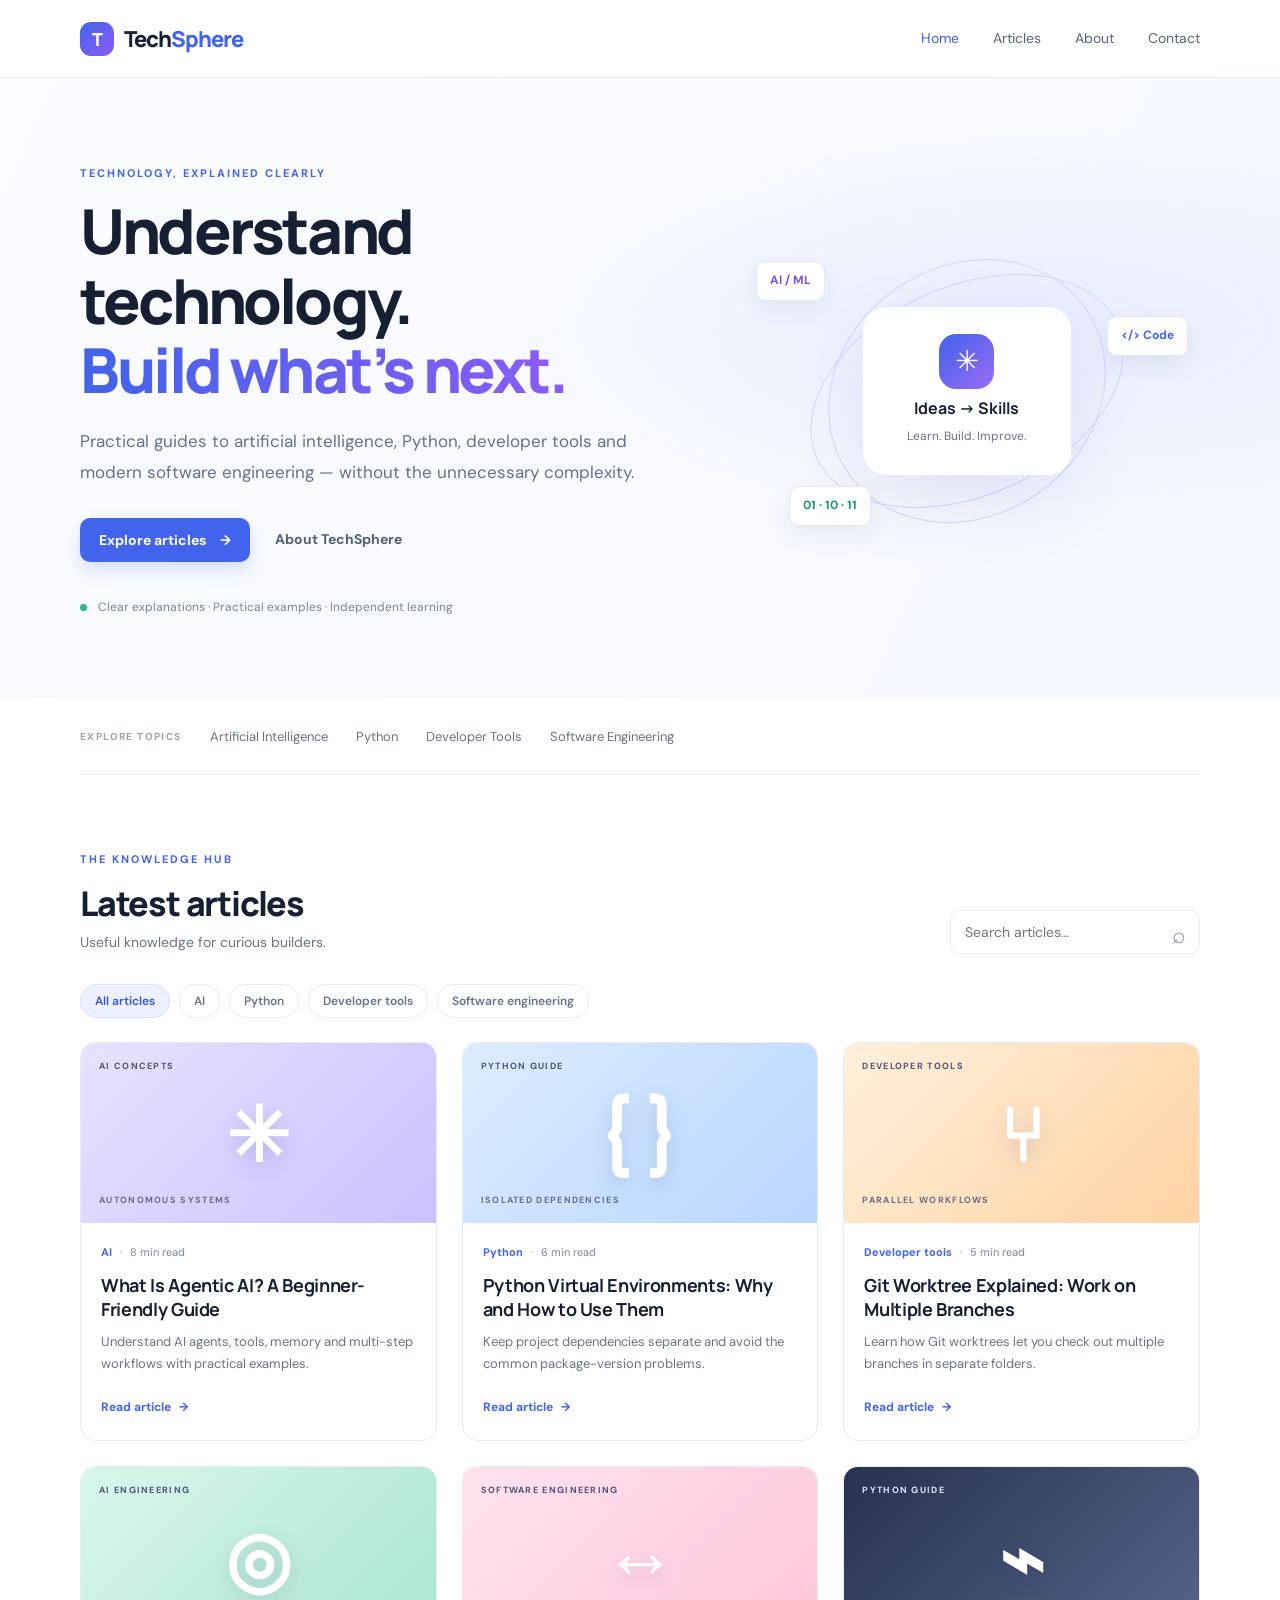
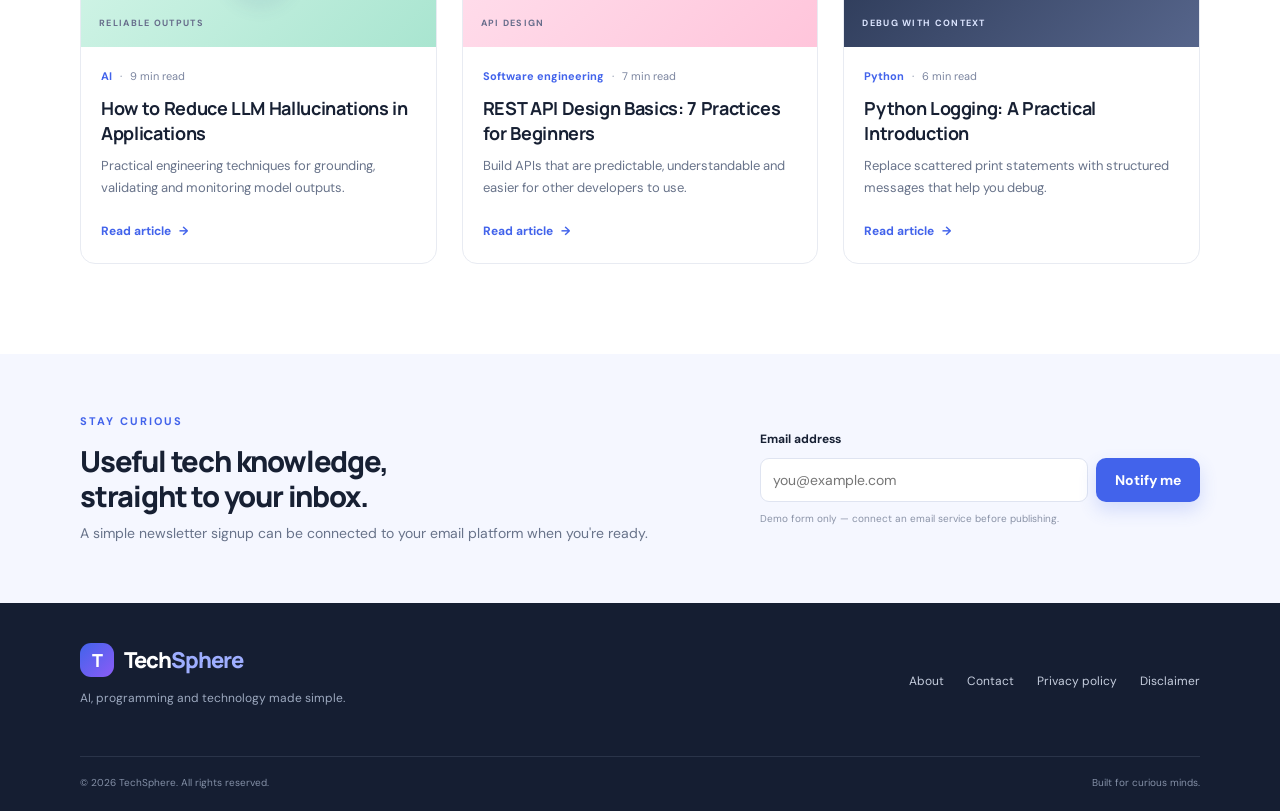
<file: techsphere/index.html>
<!doctype html>
<html lang="en">
<head>
  <meta charset="utf-8">
  <meta name="viewport" content="width=device-width, initial-scale=1">
  <title>TechSphere — AI, Programming & Technology Made Simple</title>
  <meta name="description" content="Practical guides to AI, Python, developer tools and software engineering. Learn technology with clear tutorials and useful examples.">
  <link rel="canonical" href="https://YOUR-DOMAIN.com/">
  <meta name="robots" content="index,follow">
  <meta property="og:type" content="website">
  <meta property="og:title" content="TechSphere — AI, Programming & Technology Made Simple">
  <meta property="og:description" content="Practical technology tutorials, AI explainers and developer guides.">
  <meta property="og:url" content="https://YOUR-DOMAIN.com/">
  <meta property="og:site_name" content="TechSphere">
  <link rel="icon" href="assets/favicon.svg" type="image/svg+xml">
  <link rel="stylesheet" href="styles.css">
  <script type="application/ld+json">
  {"@context":"https://schema.org","@type":"WebSite","name":"TechSphere","url":"https://YOUR-DOMAIN.com/","description":"AI, programming and technology made simple"}
  </script>
</head>
<body>
<header class="site-header">
  <div class="container header-inner">
    <a class="brand" href="index.html"><span class="brand-mark">T</span><span>Tech<span class="brand-accent">Sphere</span></span></a>
    <button class="menu-toggle" aria-label="Toggle navigation" aria-expanded="false">☰</button>
    <nav class="main-nav" aria-label="Main navigation">
      <a class="active" href="index.html">Home</a>
      <a href="#latest">Articles</a>
      <a href="about.html">About</a>
      <a href="contact.html">Contact</a>
    </nav>
  </div>
</header>
<main>
  <section class="hero">
    <div class="container hero-grid">
      <div>
        <p class="eyebrow">TECHNOLOGY, EXPLAINED CLEARLY</p>
        <h1>Understand technology.<br><span class="gradient-text">Build what’s next.</span></h1>
        <p class="hero-copy">Practical guides to artificial intelligence, Python, developer tools and modern software engineering — without the unnecessary complexity.</p>
        <div class="hero-actions"><a class="button button-primary" href="#latest">Explore articles <span>→</span></a><a class="text-link" href="about.html">About TechSphere</a></div>
        <div class="hero-proof"><span class="proof-dot"></span> Clear explanations · Practical examples · Independent learning</div>
      </div>
      <div class="hero-art" aria-label="Abstract technology illustration">
        <div class="orbit orbit-one"></div><div class="orbit orbit-two"></div>
        <div class="core-card"><div class="core-icon">✳</div><strong>Ideas → Skills</strong><span>Learn. Build. Improve.</span></div>
        <span class="float-chip chip-ai">AI / ML</span><span class="float-chip chip-code">&lt;/&gt; Code</span><span class="float-chip chip-data">01 · 10 · 11</span>
      </div>
    </div>
  </section>
  <section class="container topic-strip" aria-label="Topics">
    <span>EXPLORE TOPICS</span><a href="#latest" data-filter="AI">Artificial Intelligence</a><a href="#latest" data-filter="Python">Python</a><a href="#latest" data-filter="Developer Tools">Developer Tools</a><a href="#latest" data-filter="Software Engineering">Software Engineering</a>
  </section>
  <section class="container content-section" id="latest">
    <div class="section-heading"><div><p class="eyebrow">THE KNOWLEDGE HUB</p><h2>Latest articles</h2><p class="muted">Useful knowledge for curious builders.</p></div><div class="search-wrap"><label class="sr-only" for="searchInput">Search articles</label><input id="searchInput" type="search" placeholder="Search articles…"><span>⌕</span></div></div>
    <div class="filter-row" id="filterRow"><button class="filter active" data-filter="All">All articles</button><button class="filter" data-filter="AI">AI</button><button class="filter" data-filter="Python">Python</button><button class="filter" data-filter="Developer Tools">Developer tools</button><button class="filter" data-filter="Software Engineering">Software engineering</button></div>
    <div class="article-grid" id="articleGrid">
      <article class="article-card" data-category="AI" data-search="what is agentic ai agents tools workflows beginner">
        <a class="card-visual visual-purple" href="articles/what-is-agentic-ai.html"><span class="visual-label">AI CONCEPTS</span><div class="visual-symbol">✳</div><span class="visual-caption">AUTONOMOUS SYSTEMS</span></a>
        <div class="card-body"><div class="card-meta"><span>AI</span><span>·</span><span>8 min read</span></div><h3><a href="articles/what-is-agentic-ai.html">What Is Agentic AI? A Beginner-Friendly Guide</a></h3><p>Understand AI agents, tools, memory and multi-step workflows with practical examples.</p><a class="read-link" href="articles/what-is-agentic-ai.html">Read article <span>→</span></a></div>
      </article>
      <article class="article-card" data-category="Python" data-search="python virtual environments venv beginner guide">
        <a class="card-visual visual-blue" href="articles/python-virtual-environments.html"><span class="visual-label">PYTHON GUIDE</span><div class="visual-symbol">{ }</div><span class="visual-caption">ISOLATED DEPENDENCIES</span></a>
        <div class="card-body"><div class="card-meta"><span>Python</span><span>·</span><span>6 min read</span></div><h3><a href="articles/python-virtual-environments.html">Python Virtual Environments: Why and How to Use Them</a></h3><p>Keep project dependencies separate and avoid the common package-version problems.</p><a class="read-link" href="articles/python-virtual-environments.html">Read article <span>→</span></a></div>
      </article>
      <article class="article-card" data-category="Developer Tools" data-search="git worktree branches parallel development">
        <a class="card-visual visual-orange" href="articles/git-worktree-explained.html"><span class="visual-label">DEVELOPER TOOLS</span><div class="visual-symbol">⑂</div><span class="visual-caption">PARALLEL WORKFLOWS</span></a>
        <div class="card-body"><div class="card-meta"><span>Developer tools</span><span>·</span><span>5 min read</span></div><h3><a href="articles/git-worktree-explained.html">Git Worktree Explained: Work on Multiple Branches</a></h3><p>Learn how Git worktrees let you check out multiple branches in separate folders.</p><a class="read-link" href="articles/git-worktree-explained.html">Read article <span>→</span></a></div>
      </article>
      <article class="article-card" data-category="AI" data-search="hallucination retrieval augmented generation evaluation grounding">
        <a class="card-visual visual-green" href="articles/reduce-llm-hallucinations.html"><span class="visual-label">AI ENGINEERING</span><div class="visual-symbol">◎</div><span class="visual-caption">RELIABLE OUTPUTS</span></a>
        <div class="card-body"><div class="card-meta"><span>AI</span><span>·</span><span>9 min read</span></div><h3><a href="articles/reduce-llm-hallucinations.html">How to Reduce LLM Hallucinations in Applications</a></h3><p>Practical engineering techniques for grounding, validating and monitoring model outputs.</p><a class="read-link" href="articles/reduce-llm-hallucinations.html">Read article <span>→</span></a></div>
      </article>
      <article class="article-card" data-category="Software Engineering" data-search="REST API design status codes pagination validation">
        <a class="card-visual visual-pink" href="articles/rest-api-design-basics.html"><span class="visual-label">SOFTWARE ENGINEERING</span><div class="visual-symbol">↔</div><span class="visual-caption">API DESIGN</span></a>
        <div class="card-body"><div class="card-meta"><span>Software engineering</span><span>·</span><span>7 min read</span></div><h3><a href="articles/rest-api-design-basics.html">REST API Design Basics: 7 Practices for Beginners</a></h3><p>Build APIs that are predictable, understandable and easier for other developers to use.</p><a class="read-link" href="articles/rest-api-design-basics.html">Read article <span>→</span></a></div>
      </article>
      <article class="article-card" data-category="Python" data-search="python logging debugging application">
        <a class="card-visual visual-dark" href="articles/python-logging-basics.html"><span class="visual-label">PYTHON GUIDE</span><div class="visual-symbol">⌁</div><span class="visual-caption">DEBUG WITH CONTEXT</span></a>
        <div class="card-body"><div class="card-meta"><span>Python</span><span>·</span><span>6 min read</span></div><h3><a href="articles/python-logging-basics.html">Python Logging: A Practical Introduction</a></h3><p>Replace scattered print statements with structured messages that help you debug.</p><a class="read-link" href="articles/python-logging-basics.html">Read article <span>→</span></a></div>
      </article>
    </div>
    <p class="empty-state" id="emptyState" hidden>No articles match your search. Try another keyword.</p>
  </section>
  <section class="newsletter-section"><div class="container newsletter-inner"><div><p class="eyebrow">STAY CURIOUS</p><h2>Useful tech knowledge,<br>straight to your inbox.</h2><p class="muted">A simple newsletter signup can be connected to your email platform when you're ready.</p></div><form class="newsletter-form" id="newsletterForm"><label for="emailInput">Email address</label><div class="newsletter-control"><input id="emailInput" type="email" placeholder="you@example.com" required><button class="button button-primary" type="submit">Notify me</button></div><small id="newsletterMessage">Demo form only — connect an email service before publishing.</small></form></div></section>
</main>
<footer class="site-footer"><div class="container footer-main"><div><a class="brand" href="index.html"><span class="brand-mark">T</span><span>Tech<span class="brand-accent">Sphere</span></span></a><p>AI, programming and technology made simple.</p></div><div class="footer-links"><a href="about.html">About</a><a href="contact.html">Contact</a><a href="privacy-policy.html">Privacy policy</a><a href="disclaimer.html">Disclaimer</a></div></div><div class="container footer-bottom"><span>© <span id="year"></span> TechSphere. All rights reserved.</span><span>Built for curious minds.</span></div></footer>
<script src="script.js"></script>
</body></html>
</file>
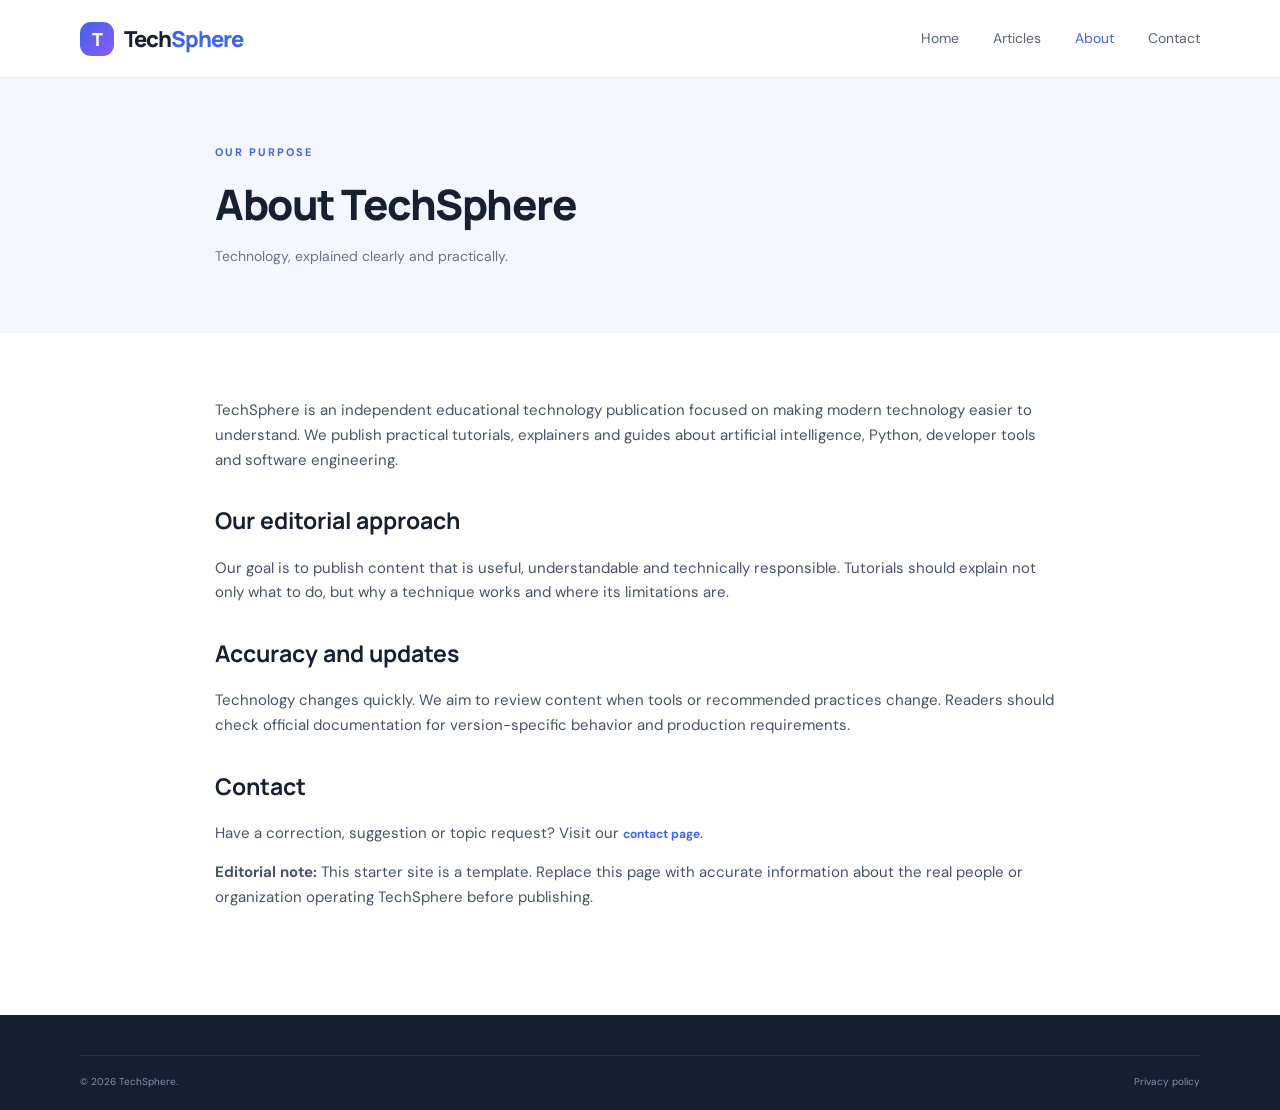
<file: techsphere/about.html>
<!doctype html><html lang="en"><head><meta charset="utf-8"><meta name="viewport" content="width=device-width,initial-scale=1"><title>About TechSphere</title><meta name="description" content="Learn about TechSphere, an independent educational blog about AI, programming and technology."><link rel="canonical" href="https://YOUR-DOMAIN.com/about.html"><link rel="stylesheet" href="styles.css"><link rel="icon" href="assets/favicon.svg"></head><body><header class="site-header"><div class="container header-inner"><a class="brand" href="index.html"><span class="brand-mark">T</span><span>Tech<span class="brand-accent">Sphere</span></span></a><button class="menu-toggle" aria-label="Toggle navigation">☰</button><nav class="main-nav"><a href="index.html">Home</a><a href="index.html#latest">Articles</a><a class="active" href="about.html">About</a><a href="contact.html">Contact</a></nav></div></header><main><section class="page-hero"><div class="container"><p class="eyebrow">OUR PURPOSE</p><h1>About TechSphere</h1><p class="muted">Technology, explained clearly and practically.</p></div></section><div class="container page-content"><p>TechSphere is an independent educational technology publication focused on making modern technology easier to understand. We publish practical tutorials, explainers and guides about artificial intelligence, Python, developer tools and software engineering.</p><h2>Our editorial approach</h2><p>Our goal is to publish content that is useful, understandable and technically responsible. Tutorials should explain not only what to do, but why a technique works and where its limitations are.</p><h2>Accuracy and updates</h2><p>Technology changes quickly. We aim to review content when tools or recommended practices change. Readers should check official documentation for version-specific behavior and production requirements.</p><h2>Contact</h2><p>Have a correction, suggestion or topic request? Visit our <a class="read-link" href="contact.html">contact page</a>.</p><p><strong>Editorial note:</strong> This starter site is a template. Replace this page with accurate information about the real people or organization operating TechSphere before publishing.</p></div></main><footer class="site-footer"><div class="container footer-bottom"><span>© <span id="year"></span> TechSphere.</span><a href="privacy-policy.html">Privacy policy</a></div></footer><script src="script.js"></script></body></html>
</file>
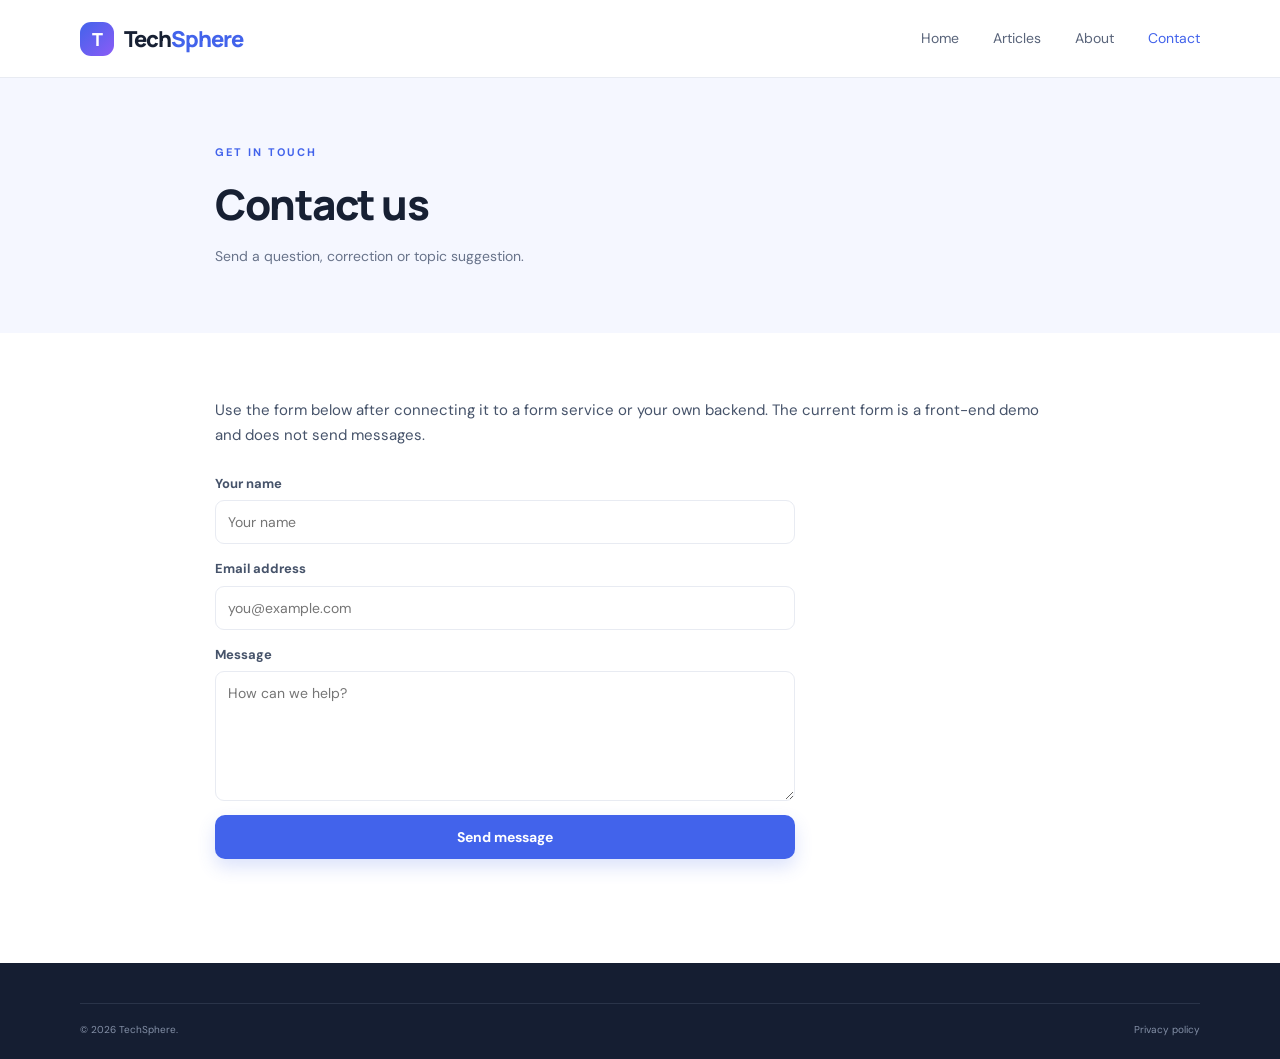
<file: techsphere/contact.html>
<!doctype html><html lang="en"><head><meta charset="utf-8"><meta name="viewport" content="width=device-width,initial-scale=1"><title>Contact TechSphere</title><meta name="description" content="Contact TechSphere with questions, corrections and article suggestions."><link rel="canonical" href="https://YOUR-DOMAIN.com/contact.html"><link rel="stylesheet" href="styles.css"><link rel="icon" href="assets/favicon.svg"></head><body><header class="site-header"><div class="container header-inner"><a class="brand" href="index.html"><span class="brand-mark">T</span><span>Tech<span class="brand-accent">Sphere</span></span></a><button class="menu-toggle" aria-label="Toggle navigation">☰</button><nav class="main-nav"><a href="index.html">Home</a><a href="index.html#latest">Articles</a><a href="about.html">About</a><a class="active" href="contact.html">Contact</a></nav></div></header><main><section class="page-hero"><div class="container"><p class="eyebrow">GET IN TOUCH</p><h1>Contact us</h1><p class="muted">Send a question, correction or topic suggestion.</p></div></section><div class="container page-content"><p>Use the form below after connecting it to a form service or your own backend. The current form is a front-end demo and does not send messages.</p><form class="contact-form" id="contactForm"><label>Your name<input required name="name" placeholder="Your name"></label><label>Email address<input required type="email" name="email" placeholder="you@example.com"></label><label>Message<textarea required name="message" placeholder="How can we help?"></textarea></label><button class="button button-primary" type="submit">Send message</button><p id="contactMessage" class="muted" aria-live="polite"></p></form></div></main><footer class="site-footer"><div class="container footer-bottom"><span>© <span id="year"></span> TechSphere.</span><a href="privacy-policy.html">Privacy policy</a></div></footer><script src="script.js"></script></body></html>
</file>
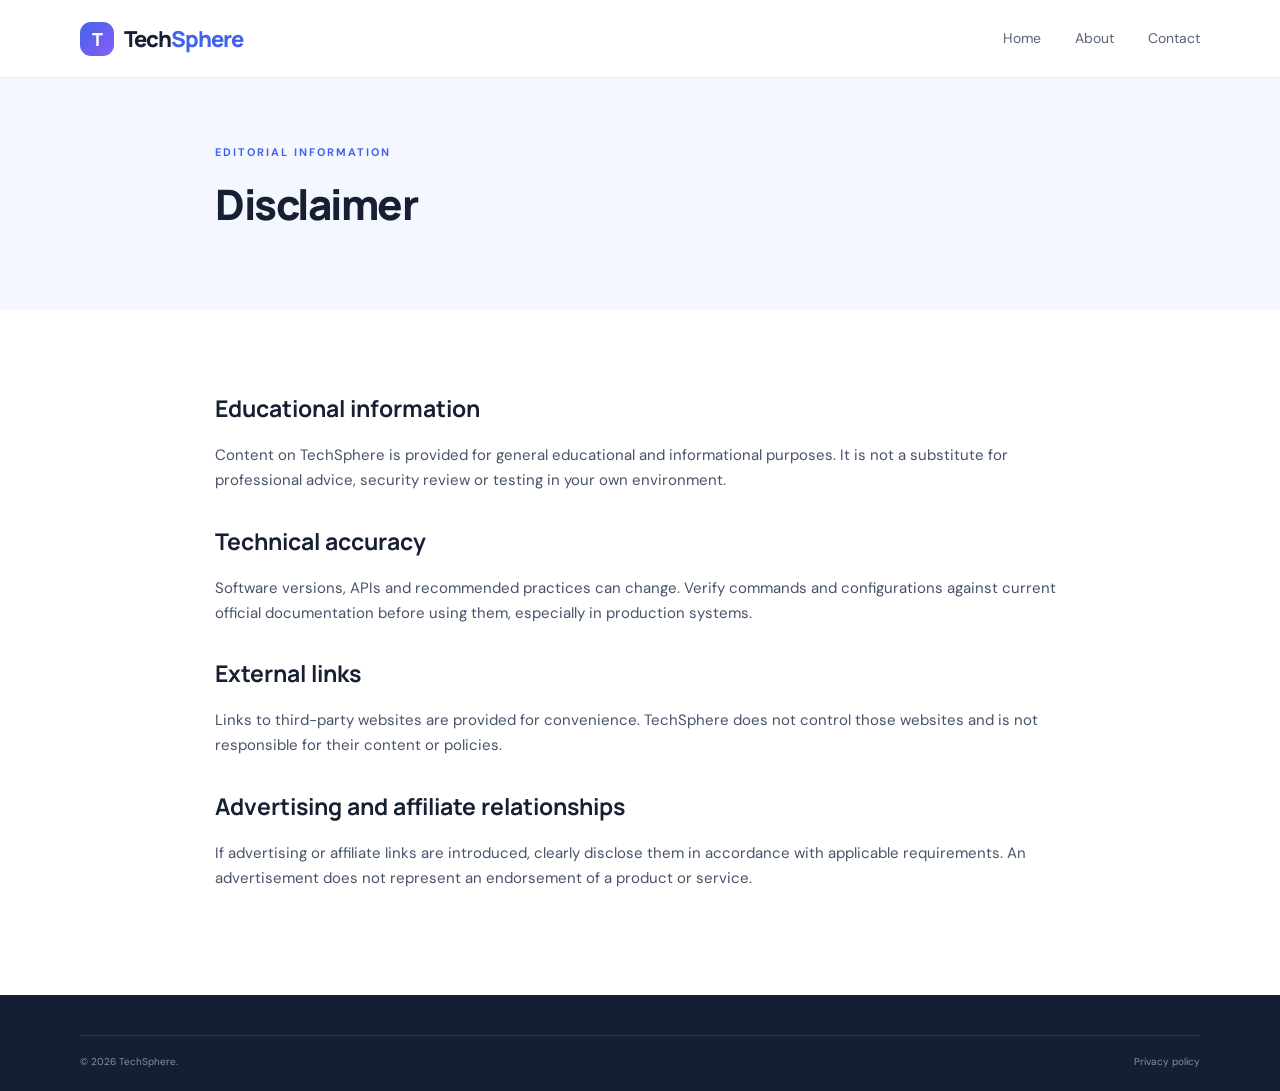
<file: techsphere/disclaimer.html>
<!doctype html><html lang="en"><head><meta charset="utf-8"><meta name="viewport" content="width=device-width,initial-scale=1"><title>Disclaimer | TechSphere</title><meta name="description" content="TechSphere editorial and educational content disclaimer."><link rel="canonical" href="https://YOUR-DOMAIN.com/disclaimer.html"><link rel="stylesheet" href="styles.css"></head><body><header class="site-header"><div class="container header-inner"><a class="brand" href="index.html"><span class="brand-mark">T</span><span>Tech<span class="brand-accent">Sphere</span></span></a><nav class="main-nav"><a href="index.html">Home</a><a href="about.html">About</a><a href="contact.html">Contact</a></nav></div></header><main><section class="page-hero"><div class="container"><p class="eyebrow">EDITORIAL INFORMATION</p><h1>Disclaimer</h1></div></section><div class="container page-content"><h2>Educational information</h2><p>Content on TechSphere is provided for general educational and informational purposes. It is not a substitute for professional advice, security review or testing in your own environment.</p><h2>Technical accuracy</h2><p>Software versions, APIs and recommended practices can change. Verify commands and configurations against current official documentation before using them, especially in production systems.</p><h2>External links</h2><p>Links to third-party websites are provided for convenience. TechSphere does not control those websites and is not responsible for their content or policies.</p><h2>Advertising and affiliate relationships</h2><p>If advertising or affiliate links are introduced, clearly disclose them in accordance with applicable requirements. An advertisement does not represent an endorsement of a product or service.</p></div></main><footer class="site-footer"><div class="container footer-bottom"><span>© <span id="year"></span> TechSphere.</span><a href="privacy-policy.html">Privacy policy</a></div></footer><script src="script.js"></script></body></html>
</file>
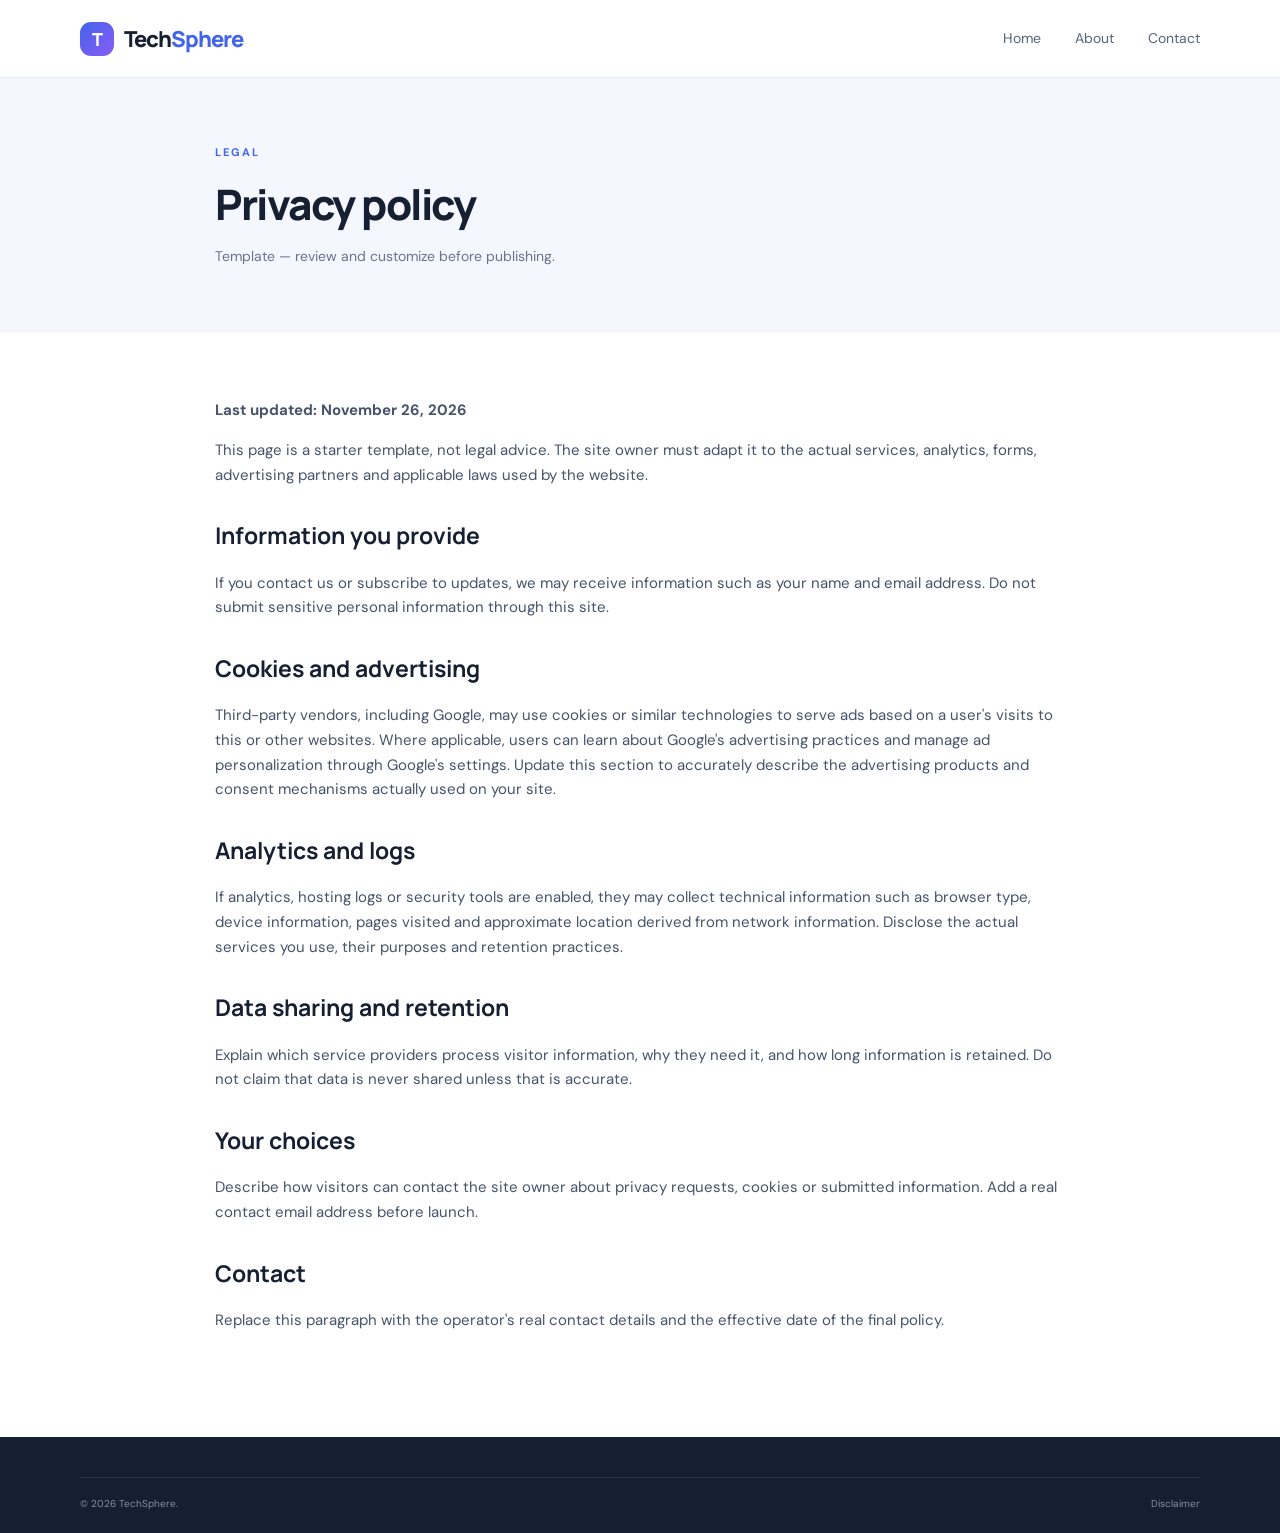
<file: techsphere/privacy-policy.html>
<!doctype html><html lang="en"><head><meta charset="utf-8"><meta name="viewport" content="width=device-width,initial-scale=1"><title>Privacy Policy | TechSphere</title><meta name="description" content="TechSphere privacy policy template."><link rel="canonical" href="https://YOUR-DOMAIN.com/privacy-policy.html"><link rel="stylesheet" href="styles.css"></head><body><header class="site-header"><div class="container header-inner"><a class="brand" href="index.html"><span class="brand-mark">T</span><span>Tech<span class="brand-accent">Sphere</span></span></a><nav class="main-nav"><a href="index.html">Home</a><a href="about.html">About</a><a href="contact.html">Contact</a></nav></div></header><main><section class="page-hero"><div class="container"><p class="eyebrow">LEGAL</p><h1>Privacy policy</h1><p class="muted">Template — review and customize before publishing.</p></div></section><div class="container page-content"><p><strong>Last updated: November 26, 2026</strong></p><p>This page is a starter template, not legal advice. The site owner must adapt it to the actual services, analytics, forms, advertising partners and applicable laws used by the website.</p><h2>Information you provide</h2><p>If you contact us or subscribe to updates, we may receive information such as your name and email address. Do not submit sensitive personal information through this site.</p><h2>Cookies and advertising</h2><p>Third-party vendors, including Google, may use cookies or similar technologies to serve ads based on a user's visits to this or other websites. Where applicable, users can learn about Google's advertising practices and manage ad personalization through Google's settings. Update this section to accurately describe the advertising products and consent mechanisms actually used on your site.</p><h2>Analytics and logs</h2><p>If analytics, hosting logs or security tools are enabled, they may collect technical information such as browser type, device information, pages visited and approximate location derived from network information. Disclose the actual services you use, their purposes and retention practices.</p><h2>Data sharing and retention</h2><p>Explain which service providers process visitor information, why they need it, and how long information is retained. Do not claim that data is never shared unless that is accurate.</p><h2>Your choices</h2><p>Describe how visitors can contact the site owner about privacy requests, cookies or submitted information. Add a real contact email address before launch.</p><h2>Contact</h2><p>Replace this paragraph with the operator's real contact details and the effective date of the final policy.</p></div></main><footer class="site-footer"><div class="container footer-bottom"><span>© <span id="year"></span> TechSphere.</span><a href="disclaimer.html">Disclaimer</a></div></footer><script src="script.js"></script></body></html>
</file>
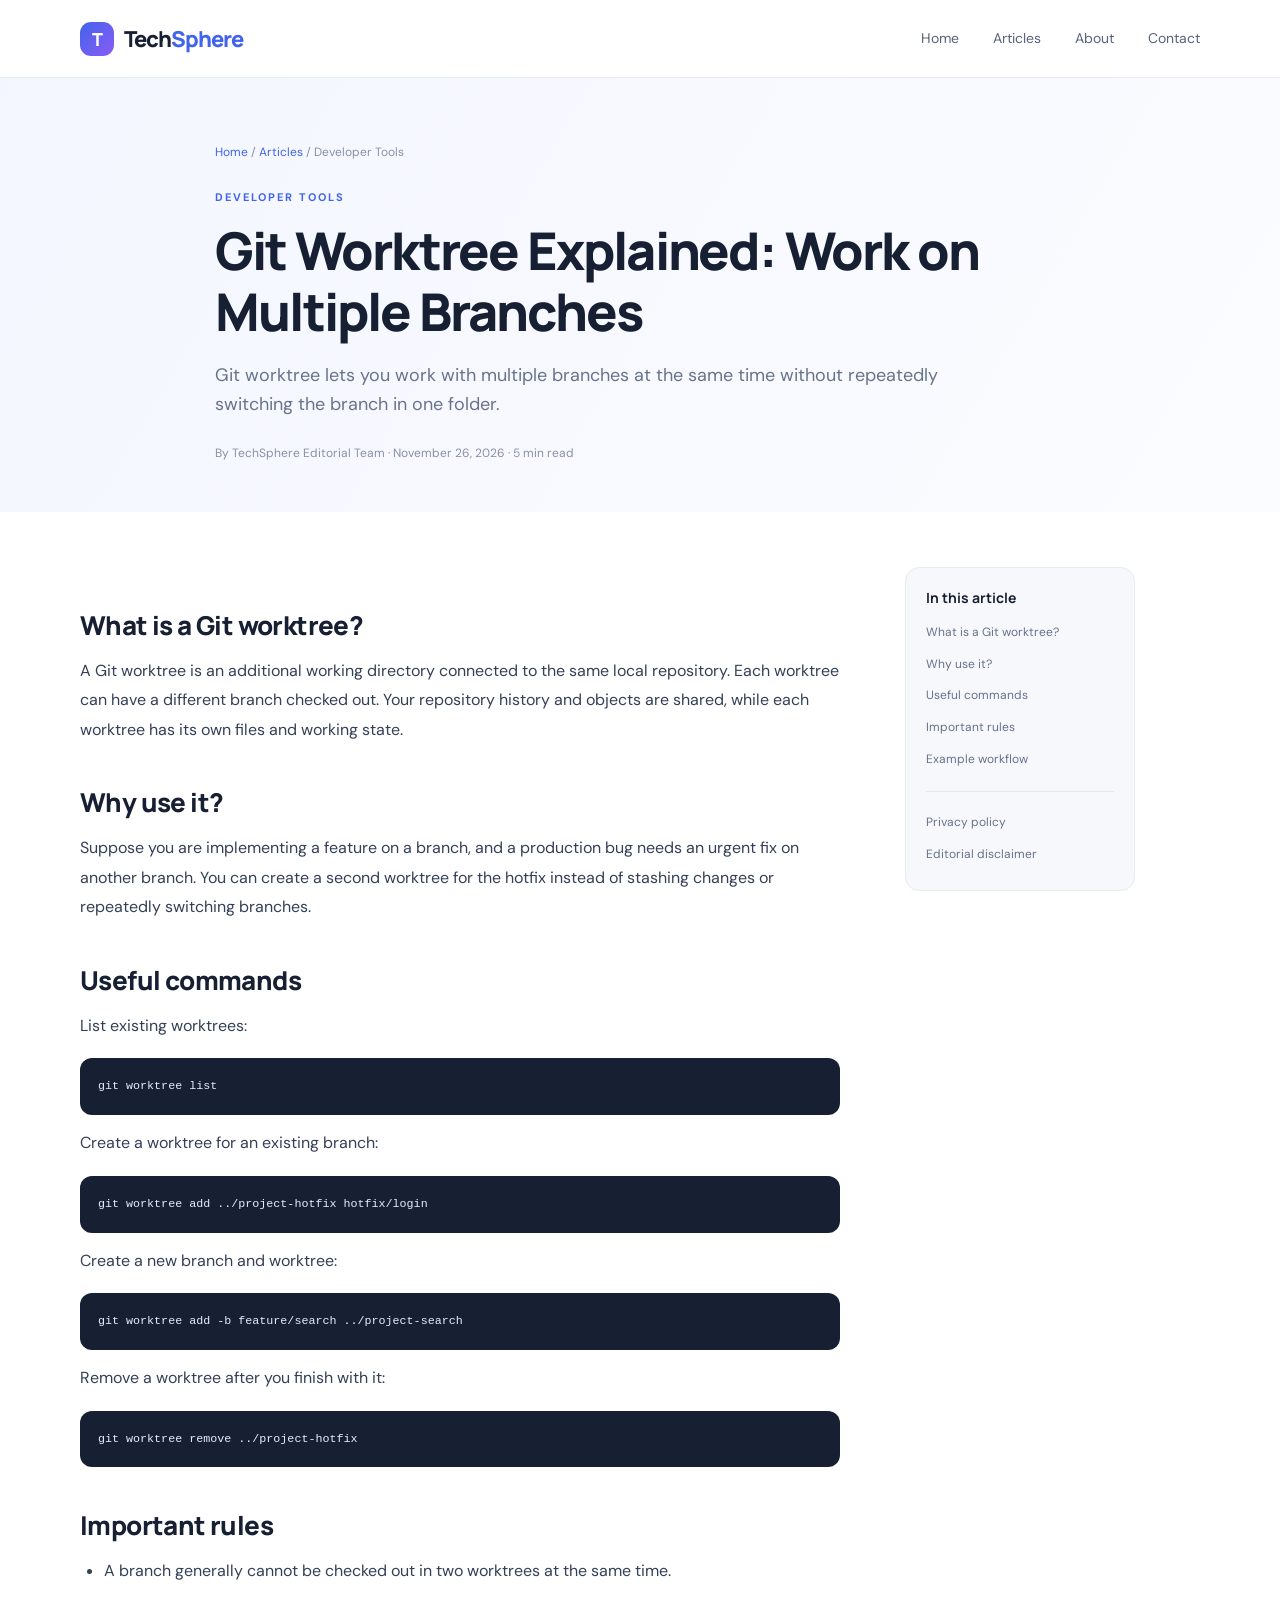
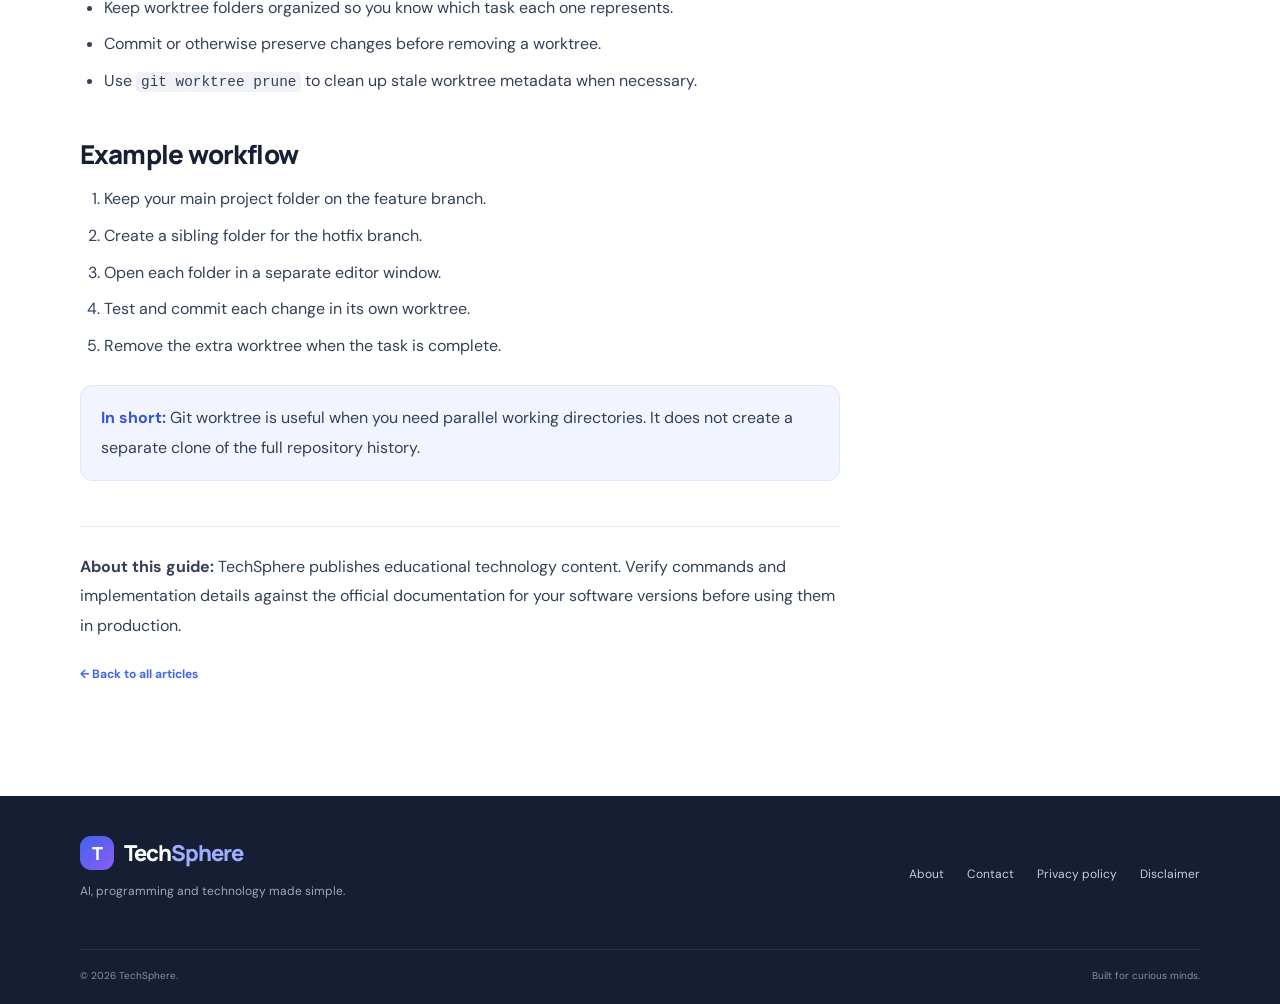
<file: techsphere/articles/git-worktree-explained.html>
<!doctype html>
<html lang="en"><head>
<meta charset="utf-8"><meta name="viewport" content="width=device-width, initial-scale=1">
<title>Git Worktree Explained: Work on Multiple Branches | TechSphere</title><meta name="description" content="Understand Git worktree and learn how to check out multiple branches in separate working directories.">
<link rel="canonical" href="https://YOUR-DOMAIN.com/articles/git-worktree-explained.html">
<meta name="robots" content="index,follow"><meta property="og:type" content="article"><meta property="og:title" content="Git Worktree Explained: Work on Multiple Branches"><meta property="og:description" content="Understand Git worktree and learn how to check out multiple branches in separate working directories."><meta property="og:site_name" content="TechSphere">
<link rel="icon" href="../assets/favicon.svg" type="image/svg+xml"><link rel="stylesheet" href="../styles.css">
<script type="application/ld+json">
{"@context":"https://schema.org","@type":"BlogPosting","headline":"Git Worktree Explained: Work on Multiple Branches","description":"Understand Git worktree and learn how to check out multiple branches in separate working directories.","datePublished":"2026-11-26","author":{"@type":"Organization","name":"TechSphere"},"publisher":{"@type":"Organization","name":"TechSphere"},"mainEntityOfPage":"https://YOUR-DOMAIN.com/articles/git-worktree-explained.html"}
</script></head><body>
<header class="site-header"><div class="container header-inner"><a class="brand" href="../index.html"><span class="brand-mark">T</span><span>Tech<span class="brand-accent">Sphere</span></span></a><button class="menu-toggle" aria-label="Toggle navigation" aria-expanded="false">☰</button><nav class="main-nav"><a href="../index.html">Home</a><a href="../index.html#latest">Articles</a><a href="../about.html">About</a><a href="../contact.html">Contact</a></nav></div></header>
<main><section class="article-hero"><div class="container"><div class="breadcrumb"><a href="../index.html">Home</a> / <a href="../index.html#latest">Articles</a> / Developer Tools</div><p class="eyebrow">DEVELOPER TOOLS</p><h1>Git Worktree Explained: Work on Multiple Branches</h1><p class="article-deck">Git worktree lets you work with multiple branches at the same time without repeatedly switching the branch in one folder.</p><div class="article-byline">By TechSphere Editorial Team · November 26, 2026 · 5 min read</div></div></section>
<div class="container article-layout"><article class="article-content">
<h2 id="what">What is a Git worktree?</h2><p>A Git worktree is an additional working directory connected to the same local repository. Each worktree can have a different branch checked out. Your repository history and objects are shared, while each worktree has its own files and working state.</p>
<h2 id="why">Why use it?</h2><p>Suppose you are implementing a feature on a branch, and a production bug needs an urgent fix on another branch. You can create a second worktree for the hotfix instead of stashing changes or repeatedly switching branches.</p>
<h2 id="commands">Useful commands</h2><p>List existing worktrees:</p><pre><code>git worktree list</code></pre><p>Create a worktree for an existing branch:</p><pre><code>git worktree add ../project-hotfix hotfix/login</code></pre><p>Create a new branch and worktree:</p><pre><code>git worktree add -b feature/search ../project-search</code></pre><p>Remove a worktree after you finish with it:</p><pre><code>git worktree remove ../project-hotfix</code></pre>
<h2 id="rules">Important rules</h2><ul><li>A branch generally cannot be checked out in two worktrees at the same time.</li><li>Keep worktree folders organized so you know which task each one represents.</li><li>Commit or otherwise preserve changes before removing a worktree.</li><li>Use <code>git worktree prune</code> to clean up stale worktree metadata when necessary.</li></ul>
<h2 id="workflow">Example workflow</h2><ol><li>Keep your main project folder on the feature branch.</li><li>Create a sibling folder for the hotfix branch.</li><li>Open each folder in a separate editor window.</li><li>Test and commit each change in its own worktree.</li><li>Remove the extra worktree when the task is complete.</li></ol>
<div class="callout"><strong>In short:</strong> Git worktree is useful when you need parallel working directories. It does not create a separate clone of the full repository history.</div>
<hr style="border:0;border-top:1px solid #e8ebf2;margin:45px 0 25px"><p><strong>About this guide:</strong> TechSphere publishes educational technology content. Verify commands and implementation details against the official documentation for your software versions before using them in production.</p><p><a class="read-link" href="../index.html#latest">← Back to all articles</a></p></article><aside class="article-sidebar"><strong>In this article</strong><a href="#what">What is a Git worktree?</a>
<a href="#why">Why use it?</a>
<a href="#commands">Useful commands</a>
<a href="#rules">Important rules</a>
<a href="#workflow">Example workflow</a><hr style="border:0;border-top:1px solid #e4e8f0;margin:15px 0"><a href="../privacy-policy.html">Privacy policy</a><a href="../disclaimer.html">Editorial disclaimer</a></aside></div></main>
<footer class="site-footer"><div class="container footer-main"><div><a class="brand" href="../index.html"><span class="brand-mark">T</span><span>Tech<span class="brand-accent">Sphere</span></span></a><p>AI, programming and technology made simple.</p></div><div class="footer-links"><a href="../about.html">About</a><a href="../contact.html">Contact</a><a href="../privacy-policy.html">Privacy policy</a><a href="../disclaimer.html">Disclaimer</a></div></div><div class="container footer-bottom"><span>© <span class="year"></span> TechSphere.</span><span>Built for curious minds.</span></div></footer><script src="../script.js"></script><script>document.querySelectorAll('.year').forEach(e=>e.textContent=new Date().getFullYear())</script></body></html>
</file>
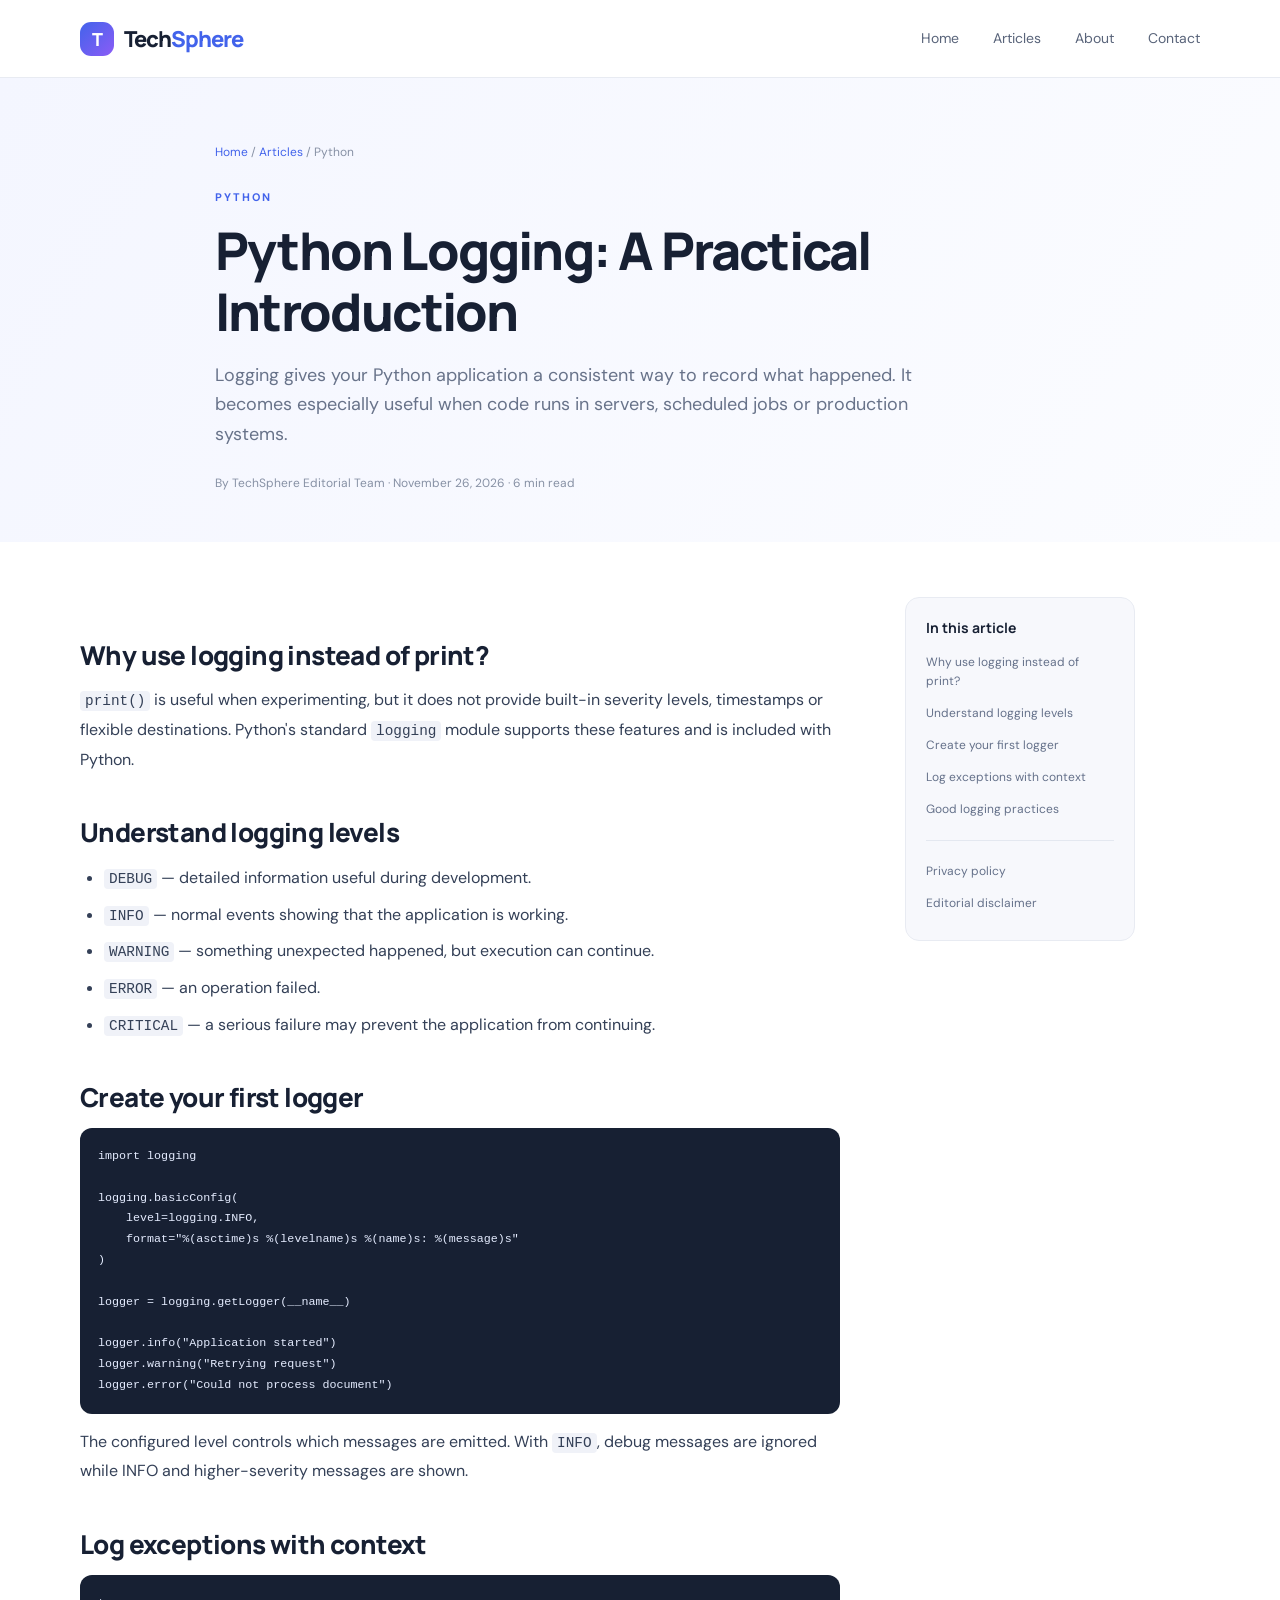
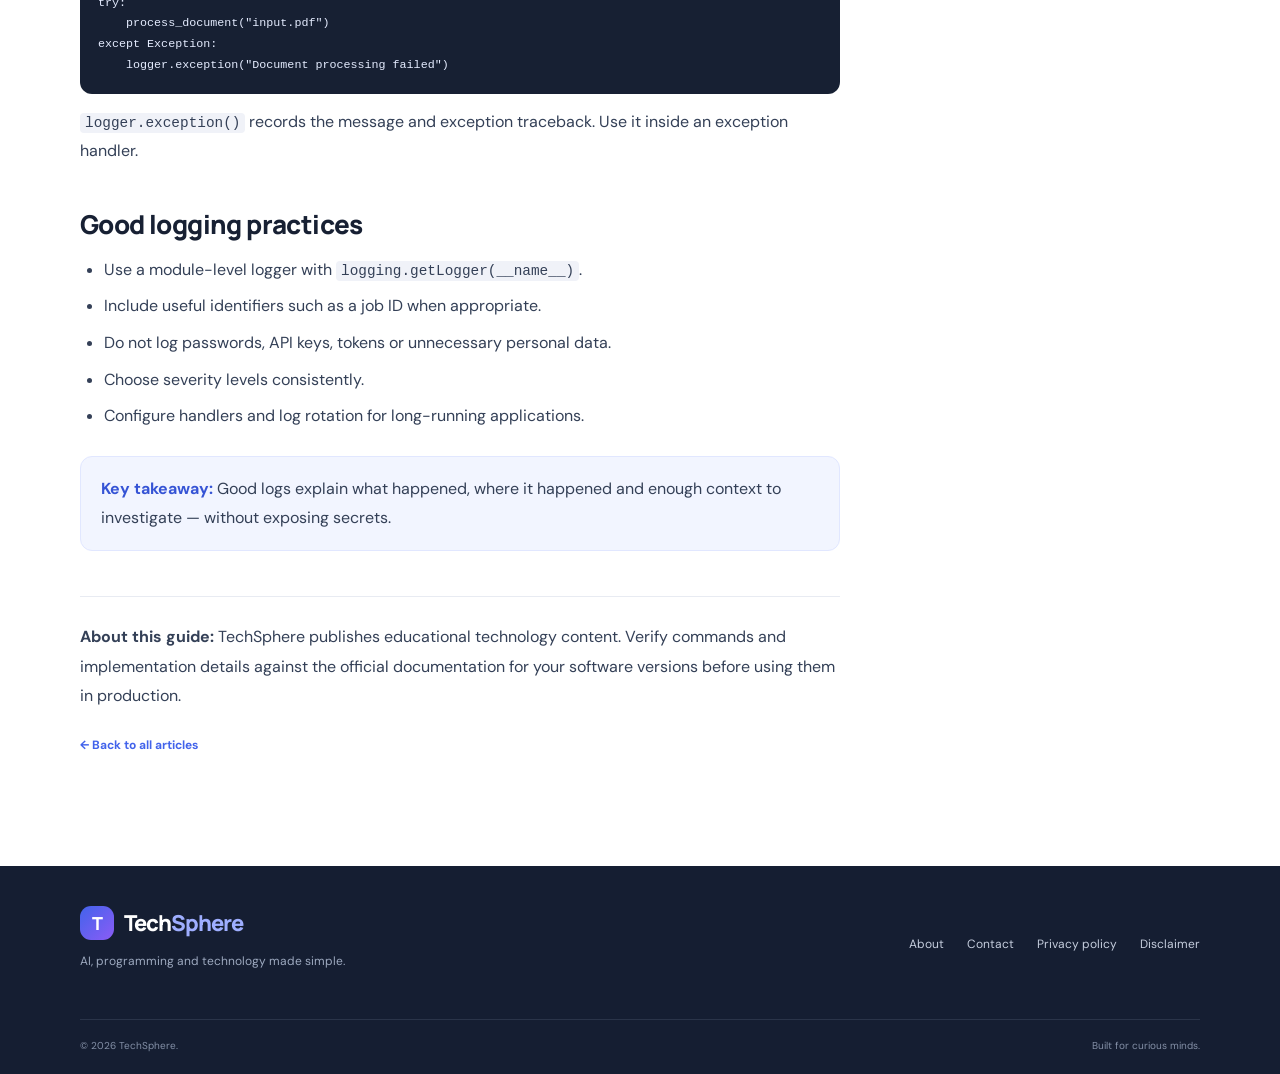
<file: techsphere/articles/python-logging-basics.html>
<!doctype html>
<html lang="en"><head>
<meta charset="utf-8"><meta name="viewport" content="width=device-width, initial-scale=1">
<title>Python Logging: A Practical Introduction | TechSphere</title><meta name="description" content="Learn Python logging levels, basicConfig, formatted messages and why logging is better than scattered print statements.">
<link rel="canonical" href="https://YOUR-DOMAIN.com/articles/python-logging-basics.html">
<meta name="robots" content="index,follow"><meta property="og:type" content="article"><meta property="og:title" content="Python Logging: A Practical Introduction"><meta property="og:description" content="Learn Python logging levels, basicConfig, formatted messages and why logging is better than scattered print statements."><meta property="og:site_name" content="TechSphere">
<link rel="icon" href="../assets/favicon.svg" type="image/svg+xml"><link rel="stylesheet" href="../styles.css">
<script type="application/ld+json">
{"@context":"https://schema.org","@type":"BlogPosting","headline":"Python Logging: A Practical Introduction","description":"Learn Python logging levels, basicConfig, formatted messages and why logging is better than scattered print statements.","datePublished":"2026-11-26","author":{"@type":"Organization","name":"TechSphere"},"publisher":{"@type":"Organization","name":"TechSphere"},"mainEntityOfPage":"https://YOUR-DOMAIN.com/articles/python-logging-basics.html"}
</script></head><body>
<header class="site-header"><div class="container header-inner"><a class="brand" href="../index.html"><span class="brand-mark">T</span><span>Tech<span class="brand-accent">Sphere</span></span></a><button class="menu-toggle" aria-label="Toggle navigation" aria-expanded="false">☰</button><nav class="main-nav"><a href="../index.html">Home</a><a href="../index.html#latest">Articles</a><a href="../about.html">About</a><a href="../contact.html">Contact</a></nav></div></header>
<main><section class="article-hero"><div class="container"><div class="breadcrumb"><a href="../index.html">Home</a> / <a href="../index.html#latest">Articles</a> / Python</div><p class="eyebrow">PYTHON</p><h1>Python Logging: A Practical Introduction</h1><p class="article-deck">Logging gives your Python application a consistent way to record what happened. It becomes especially useful when code runs in servers, scheduled jobs or production systems.</p><div class="article-byline">By TechSphere Editorial Team · November 26, 2026 · 6 min read</div></div></section>
<div class="container article-layout"><article class="article-content">
<h2 id="why">Why use logging instead of print?</h2><p><code>print()</code> is useful when experimenting, but it does not provide built-in severity levels, timestamps or flexible destinations. Python's standard <code>logging</code> module supports these features and is included with Python.</p>
<h2 id="levels">Understand logging levels</h2><ul><li><code>DEBUG</code> — detailed information useful during development.</li><li><code>INFO</code> — normal events showing that the application is working.</li><li><code>WARNING</code> — something unexpected happened, but execution can continue.</li><li><code>ERROR</code> — an operation failed.</li><li><code>CRITICAL</code> — a serious failure may prevent the application from continuing.</li></ul>
<h2 id="basic">Create your first logger</h2><pre><code>import logging

logging.basicConfig(
    level=logging.INFO,
    format="%(asctime)s %(levelname)s %(name)s: %(message)s"
)

logger = logging.getLogger(__name__)

logger.info("Application started")
logger.warning("Retrying request")
logger.error("Could not process document")</code></pre><p>The configured level controls which messages are emitted. With <code>INFO</code>, debug messages are ignored while INFO and higher-severity messages are shown.</p>
<h2 id="exceptions">Log exceptions with context</h2><pre><code>try:
    process_document("input.pdf")
except Exception:
    logger.exception("Document processing failed")</code></pre><p><code>logger.exception()</code> records the message and exception traceback. Use it inside an exception handler.</p>
<h2 id="good-practices">Good logging practices</h2><ul><li>Use a module-level logger with <code>logging.getLogger(__name__)</code>.</li><li>Include useful identifiers such as a job ID when appropriate.</li><li>Do not log passwords, API keys, tokens or unnecessary personal data.</li><li>Choose severity levels consistently.</li><li>Configure handlers and log rotation for long-running applications.</li></ul>
<div class="callout"><strong>Key takeaway:</strong> Good logs explain what happened, where it happened and enough context to investigate — without exposing secrets.</div>
<hr style="border:0;border-top:1px solid #e8ebf2;margin:45px 0 25px"><p><strong>About this guide:</strong> TechSphere publishes educational technology content. Verify commands and implementation details against the official documentation for your software versions before using them in production.</p><p><a class="read-link" href="../index.html#latest">← Back to all articles</a></p></article><aside class="article-sidebar"><strong>In this article</strong><a href="#why">Why use logging instead of print?</a>
<a href="#levels">Understand logging levels</a>
<a href="#basic">Create your first logger</a>
<a href="#exceptions">Log exceptions with context</a>
<a href="#good-practices">Good logging practices</a><hr style="border:0;border-top:1px solid #e4e8f0;margin:15px 0"><a href="../privacy-policy.html">Privacy policy</a><a href="../disclaimer.html">Editorial disclaimer</a></aside></div></main>
<footer class="site-footer"><div class="container footer-main"><div><a class="brand" href="../index.html"><span class="brand-mark">T</span><span>Tech<span class="brand-accent">Sphere</span></span></a><p>AI, programming and technology made simple.</p></div><div class="footer-links"><a href="../about.html">About</a><a href="../contact.html">Contact</a><a href="../privacy-policy.html">Privacy policy</a><a href="../disclaimer.html">Disclaimer</a></div></div><div class="container footer-bottom"><span>© <span class="year"></span> TechSphere.</span><span>Built for curious minds.</span></div></footer><script src="../script.js"></script><script>document.querySelectorAll('.year').forEach(e=>e.textContent=new Date().getFullYear())</script></body></html>
</file>
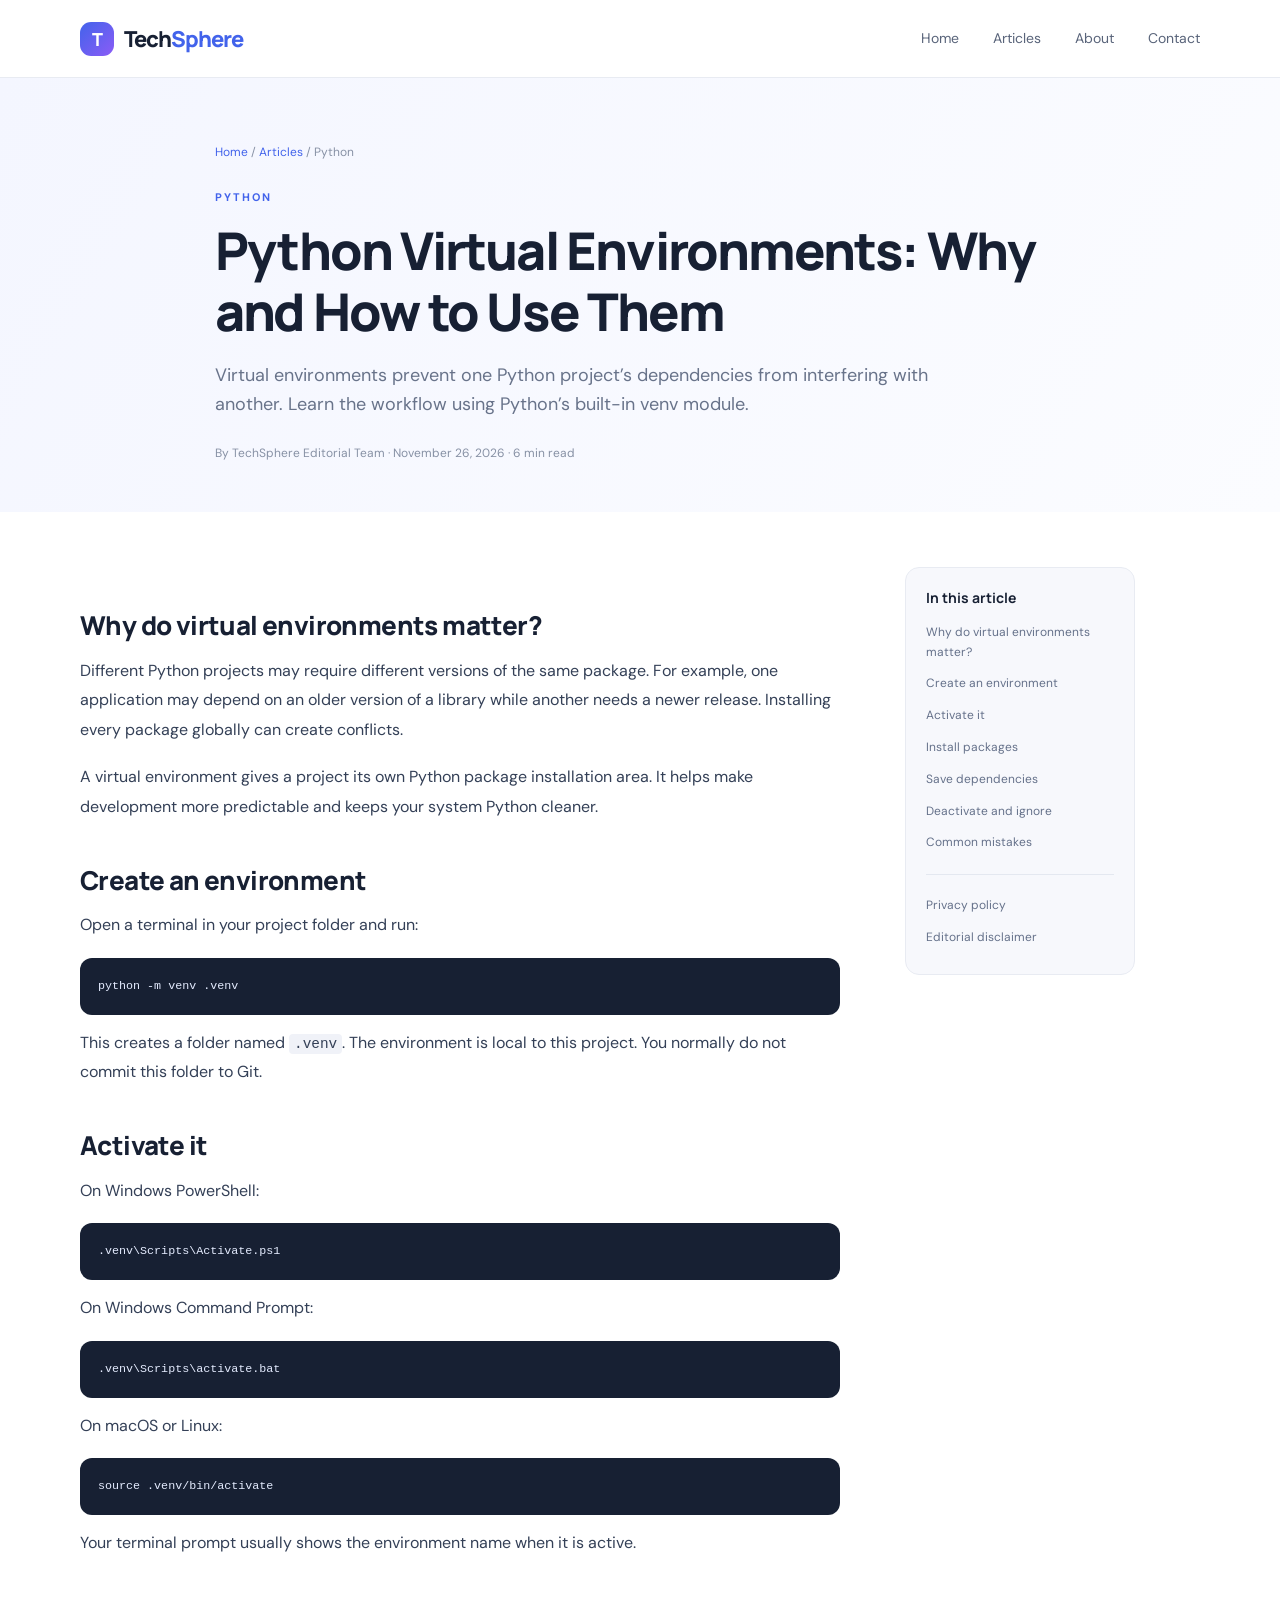
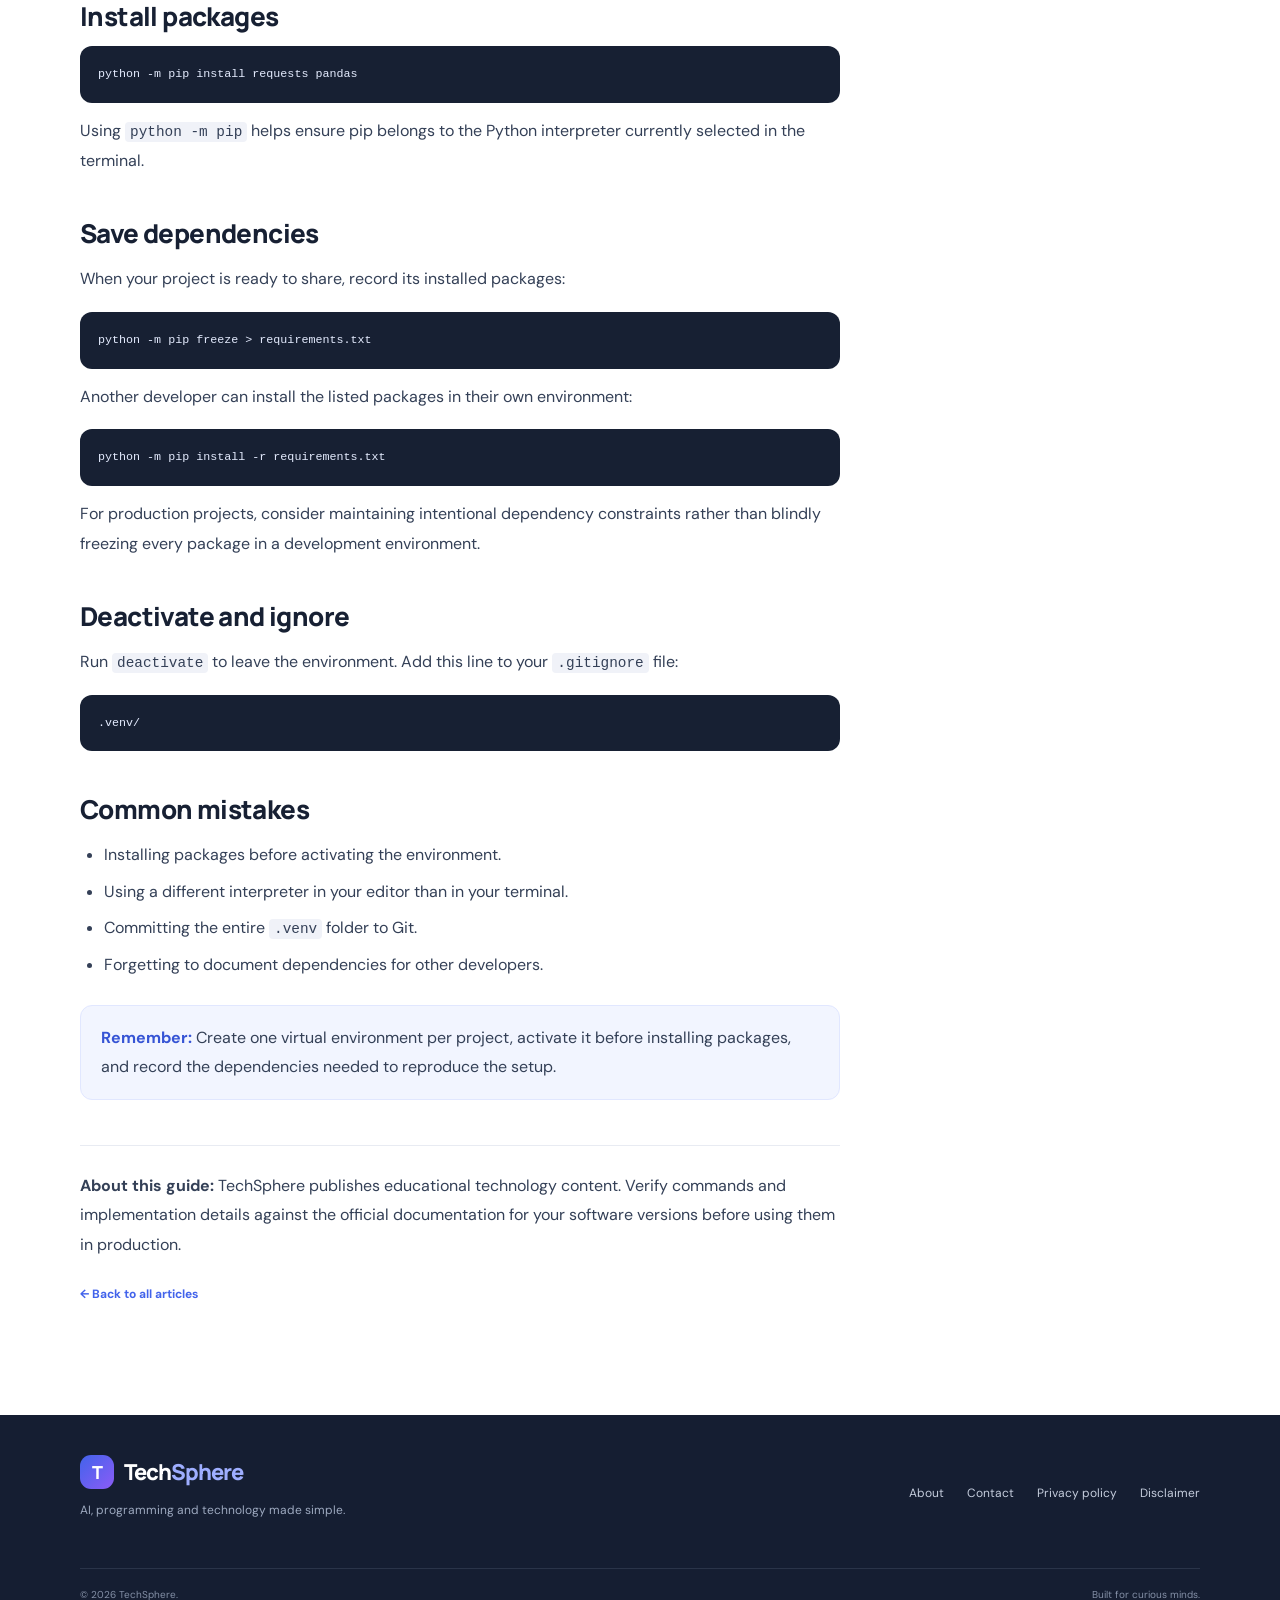
<file: techsphere/articles/python-virtual-environments.html>
<!doctype html>
<html lang="en"><head>
<meta charset="utf-8"><meta name="viewport" content="width=device-width, initial-scale=1">
<title>Python Virtual Environments: Why and How to Use Them | TechSphere</title><meta name="description" content="A practical guide to Python venv, installing packages and keeping dependencies isolated for each project.">
<link rel="canonical" href="https://YOUR-DOMAIN.com/articles/python-virtual-environments.html">
<meta name="robots" content="index,follow"><meta property="og:type" content="article"><meta property="og:title" content="Python Virtual Environments: Why and How to Use Them"><meta property="og:description" content="A practical guide to Python venv, installing packages and keeping dependencies isolated for each project."><meta property="og:site_name" content="TechSphere">
<link rel="icon" href="../assets/favicon.svg" type="image/svg+xml"><link rel="stylesheet" href="../styles.css">
<script type="application/ld+json">
{"@context":"https://schema.org","@type":"BlogPosting","headline":"Python Virtual Environments: Why and How to Use Them","description":"A practical guide to Python venv, installing packages and keeping dependencies isolated for each project.","datePublished":"2026-11-26","author":{"@type":"Organization","name":"TechSphere"},"publisher":{"@type":"Organization","name":"TechSphere"},"mainEntityOfPage":"https://YOUR-DOMAIN.com/articles/python-virtual-environments.html"}
</script></head><body>
<header class="site-header"><div class="container header-inner"><a class="brand" href="../index.html"><span class="brand-mark">T</span><span>Tech<span class="brand-accent">Sphere</span></span></a><button class="menu-toggle" aria-label="Toggle navigation" aria-expanded="false">☰</button><nav class="main-nav"><a href="../index.html">Home</a><a href="../index.html#latest">Articles</a><a href="../about.html">About</a><a href="../contact.html">Contact</a></nav></div></header>
<main><section class="article-hero"><div class="container"><div class="breadcrumb"><a href="../index.html">Home</a> / <a href="../index.html#latest">Articles</a> / Python</div><p class="eyebrow">PYTHON</p><h1>Python Virtual Environments: Why and How to Use Them</h1><p class="article-deck">Virtual environments prevent one Python project’s dependencies from interfering with another. Learn the workflow using Python’s built-in venv module.</p><div class="article-byline">By TechSphere Editorial Team · November 26, 2026 · 6 min read</div></div></section>
<div class="container article-layout"><article class="article-content">
<h2 id="problem">Why do virtual environments matter?</h2><p>Different Python projects may require different versions of the same package. For example, one application may depend on an older version of a library while another needs a newer release. Installing every package globally can create conflicts.</p><p>A virtual environment gives a project its own Python package installation area. It helps make development more predictable and keeps your system Python cleaner.</p>
<h2 id="create">Create an environment</h2><p>Open a terminal in your project folder and run:</p><pre><code>python -m venv .venv</code></pre><p>This creates a folder named <code>.venv</code>. The environment is local to this project. You normally do not commit this folder to Git.</p>
<h2 id="activate">Activate it</h2><p>On Windows PowerShell:</p><pre><code>.venv\Scripts\Activate.ps1</code></pre><p>On Windows Command Prompt:</p><pre><code>.venv\Scripts\activate.bat</code></pre><p>On macOS or Linux:</p><pre><code>source .venv/bin/activate</code></pre><p>Your terminal prompt usually shows the environment name when it is active.</p>
<h2 id="install">Install packages</h2><pre><code>python -m pip install requests pandas</code></pre><p>Using <code>python -m pip</code> helps ensure pip belongs to the Python interpreter currently selected in the terminal.</p>
<h2 id="requirements">Save dependencies</h2><p>When your project is ready to share, record its installed packages:</p><pre><code>python -m pip freeze &gt; requirements.txt</code></pre><p>Another developer can install the listed packages in their own environment:</p><pre><code>python -m pip install -r requirements.txt</code></pre><p>For production projects, consider maintaining intentional dependency constraints rather than blindly freezing every package in a development environment.</p>
<h2 id="deactivate">Deactivate and ignore</h2><p>Run <code>deactivate</code> to leave the environment. Add this line to your <code>.gitignore</code> file:</p><pre><code>.venv/</code></pre>
<h2 id="mistakes">Common mistakes</h2><ul><li>Installing packages before activating the environment.</li><li>Using a different interpreter in your editor than in your terminal.</li><li>Committing the entire <code>.venv</code> folder to Git.</li><li>Forgetting to document dependencies for other developers.</li></ul>
<div class="callout"><strong>Remember:</strong> Create one virtual environment per project, activate it before installing packages, and record the dependencies needed to reproduce the setup.</div>
<hr style="border:0;border-top:1px solid #e8ebf2;margin:45px 0 25px"><p><strong>About this guide:</strong> TechSphere publishes educational technology content. Verify commands and implementation details against the official documentation for your software versions before using them in production.</p><p><a class="read-link" href="../index.html#latest">← Back to all articles</a></p></article><aside class="article-sidebar"><strong>In this article</strong><a href="#problem">Why do virtual environments matter?</a>
<a href="#create">Create an environment</a>
<a href="#activate">Activate it</a>
<a href="#install">Install packages</a>
<a href="#requirements">Save dependencies</a>
<a href="#deactivate">Deactivate and ignore</a>
<a href="#mistakes">Common mistakes</a><hr style="border:0;border-top:1px solid #e4e8f0;margin:15px 0"><a href="../privacy-policy.html">Privacy policy</a><a href="../disclaimer.html">Editorial disclaimer</a></aside></div></main>
<footer class="site-footer"><div class="container footer-main"><div><a class="brand" href="../index.html"><span class="brand-mark">T</span><span>Tech<span class="brand-accent">Sphere</span></span></a><p>AI, programming and technology made simple.</p></div><div class="footer-links"><a href="../about.html">About</a><a href="../contact.html">Contact</a><a href="../privacy-policy.html">Privacy policy</a><a href="../disclaimer.html">Disclaimer</a></div></div><div class="container footer-bottom"><span>© <span class="year"></span> TechSphere.</span><span>Built for curious minds.</span></div></footer><script src="../script.js"></script><script>document.querySelectorAll('.year').forEach(e=>e.textContent=new Date().getFullYear())</script></body></html>
</file>
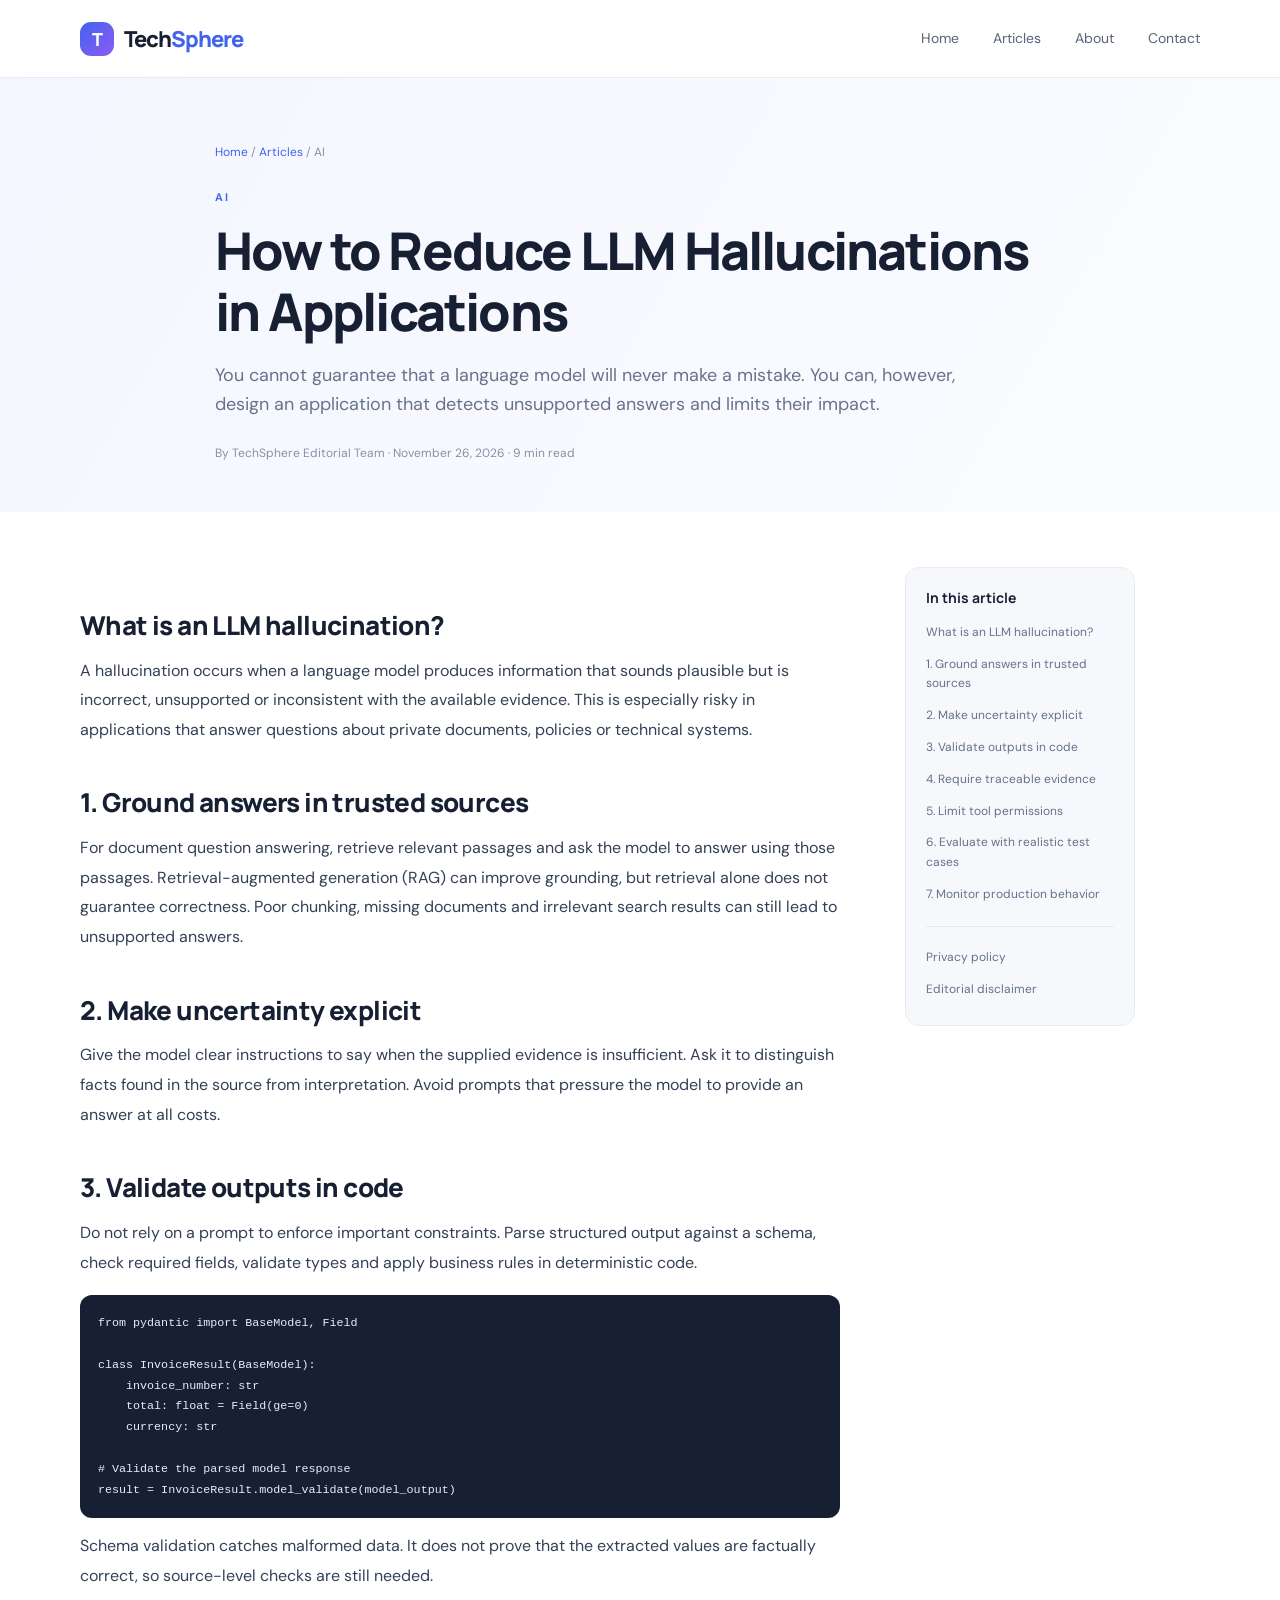
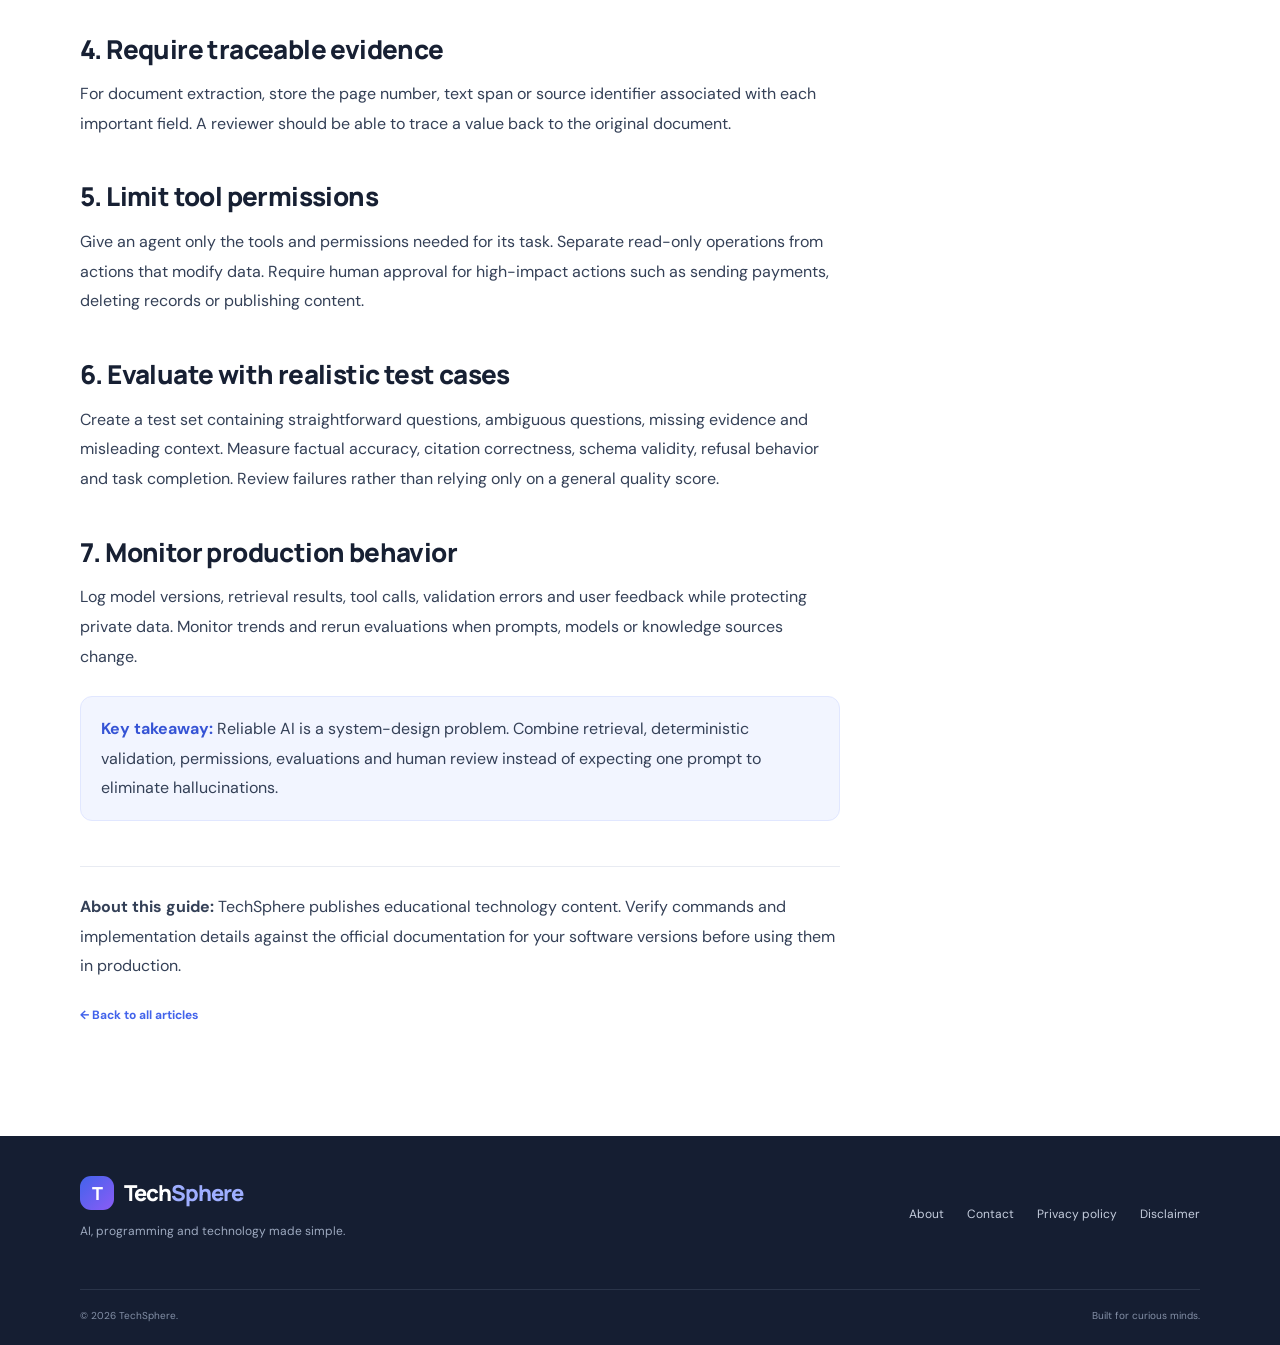
<file: techsphere/articles/reduce-llm-hallucinations.html>
<!doctype html>
<html lang="en"><head>
<meta charset="utf-8"><meta name="viewport" content="width=device-width, initial-scale=1">
<title>How to Reduce LLM Hallucinations in Applications | TechSphere</title><meta name="description" content="Learn practical methods to ground, validate and monitor large language model outputs in production applications.">
<link rel="canonical" href="https://YOUR-DOMAIN.com/articles/reduce-llm-hallucinations.html">
<meta name="robots" content="index,follow"><meta property="og:type" content="article"><meta property="og:title" content="How to Reduce LLM Hallucinations in Applications"><meta property="og:description" content="Learn practical methods to ground, validate and monitor large language model outputs in production applications."><meta property="og:site_name" content="TechSphere">
<link rel="icon" href="../assets/favicon.svg" type="image/svg+xml"><link rel="stylesheet" href="../styles.css">
<script type="application/ld+json">
{"@context":"https://schema.org","@type":"BlogPosting","headline":"How to Reduce LLM Hallucinations in Applications","description":"Learn practical methods to ground, validate and monitor large language model outputs in production applications.","datePublished":"2026-11-26","author":{"@type":"Organization","name":"TechSphere"},"publisher":{"@type":"Organization","name":"TechSphere"},"mainEntityOfPage":"https://YOUR-DOMAIN.com/articles/reduce-llm-hallucinations.html"}
</script></head><body>
<header class="site-header"><div class="container header-inner"><a class="brand" href="../index.html"><span class="brand-mark">T</span><span>Tech<span class="brand-accent">Sphere</span></span></a><button class="menu-toggle" aria-label="Toggle navigation" aria-expanded="false">☰</button><nav class="main-nav"><a href="../index.html">Home</a><a href="../index.html#latest">Articles</a><a href="../about.html">About</a><a href="../contact.html">Contact</a></nav></div></header>
<main><section class="article-hero"><div class="container"><div class="breadcrumb"><a href="../index.html">Home</a> / <a href="../index.html#latest">Articles</a> / AI</div><p class="eyebrow">AI</p><h1>How to Reduce LLM Hallucinations in Applications</h1><p class="article-deck">You cannot guarantee that a language model will never make a mistake. You can, however, design an application that detects unsupported answers and limits their impact.</p><div class="article-byline">By TechSphere Editorial Team · November 26, 2026 · 9 min read</div></div></section>
<div class="container article-layout"><article class="article-content">
<h2 id="meaning">What is an LLM hallucination?</h2><p>A hallucination occurs when a language model produces information that sounds plausible but is incorrect, unsupported or inconsistent with the available evidence. This is especially risky in applications that answer questions about private documents, policies or technical systems.</p>
<h2 id="grounding">1. Ground answers in trusted sources</h2><p>For document question answering, retrieve relevant passages and ask the model to answer using those passages. Retrieval-augmented generation (RAG) can improve grounding, but retrieval alone does not guarantee correctness. Poor chunking, missing documents and irrelevant search results can still lead to unsupported answers.</p>
<h2 id="instructions">2. Make uncertainty explicit</h2><p>Give the model clear instructions to say when the supplied evidence is insufficient. Ask it to distinguish facts found in the source from interpretation. Avoid prompts that pressure the model to provide an answer at all costs.</p>
<h2 id="validation">3. Validate outputs in code</h2><p>Do not rely on a prompt to enforce important constraints. Parse structured output against a schema, check required fields, validate types and apply business rules in deterministic code.</p><pre><code>from pydantic import BaseModel, Field

class InvoiceResult(BaseModel):
    invoice_number: str
    total: float = Field(ge=0)
    currency: str

# Validate the parsed model response
result = InvoiceResult.model_validate(model_output)</code></pre><p>Schema validation catches malformed data. It does not prove that the extracted values are factually correct, so source-level checks are still needed.</p>
<h2 id="citations">4. Require traceable evidence</h2><p>For document extraction, store the page number, text span or source identifier associated with each important field. A reviewer should be able to trace a value back to the original document.</p>
<h2 id="tools">5. Limit tool permissions</h2><p>Give an agent only the tools and permissions needed for its task. Separate read-only operations from actions that modify data. Require human approval for high-impact actions such as sending payments, deleting records or publishing content.</p>
<h2 id="evaluation">6. Evaluate with realistic test cases</h2><p>Create a test set containing straightforward questions, ambiguous questions, missing evidence and misleading context. Measure factual accuracy, citation correctness, schema validity, refusal behavior and task completion. Review failures rather than relying only on a general quality score.</p>
<h2 id="monitoring">7. Monitor production behavior</h2><p>Log model versions, retrieval results, tool calls, validation errors and user feedback while protecting private data. Monitor trends and rerun evaluations when prompts, models or knowledge sources change.</p>
<div class="callout"><strong>Key takeaway:</strong> Reliable AI is a system-design problem. Combine retrieval, deterministic validation, permissions, evaluations and human review instead of expecting one prompt to eliminate hallucinations.</div>
<hr style="border:0;border-top:1px solid #e8ebf2;margin:45px 0 25px"><p><strong>About this guide:</strong> TechSphere publishes educational technology content. Verify commands and implementation details against the official documentation for your software versions before using them in production.</p><p><a class="read-link" href="../index.html#latest">← Back to all articles</a></p></article><aside class="article-sidebar"><strong>In this article</strong><a href="#meaning">What is an LLM hallucination?</a>
<a href="#grounding">1. Ground answers in trusted sources</a>
<a href="#instructions">2. Make uncertainty explicit</a>
<a href="#validation">3. Validate outputs in code</a>
<a href="#citations">4. Require traceable evidence</a>
<a href="#tools">5. Limit tool permissions</a>
<a href="#evaluation">6. Evaluate with realistic test cases</a>
<a href="#monitoring">7. Monitor production behavior</a><hr style="border:0;border-top:1px solid #e4e8f0;margin:15px 0"><a href="../privacy-policy.html">Privacy policy</a><a href="../disclaimer.html">Editorial disclaimer</a></aside></div></main>
<footer class="site-footer"><div class="container footer-main"><div><a class="brand" href="../index.html"><span class="brand-mark">T</span><span>Tech<span class="brand-accent">Sphere</span></span></a><p>AI, programming and technology made simple.</p></div><div class="footer-links"><a href="../about.html">About</a><a href="../contact.html">Contact</a><a href="../privacy-policy.html">Privacy policy</a><a href="../disclaimer.html">Disclaimer</a></div></div><div class="container footer-bottom"><span>© <span class="year"></span> TechSphere.</span><span>Built for curious minds.</span></div></footer><script src="../script.js"></script><script>document.querySelectorAll('.year').forEach(e=>e.textContent=new Date().getFullYear())</script></body></html>
</file>
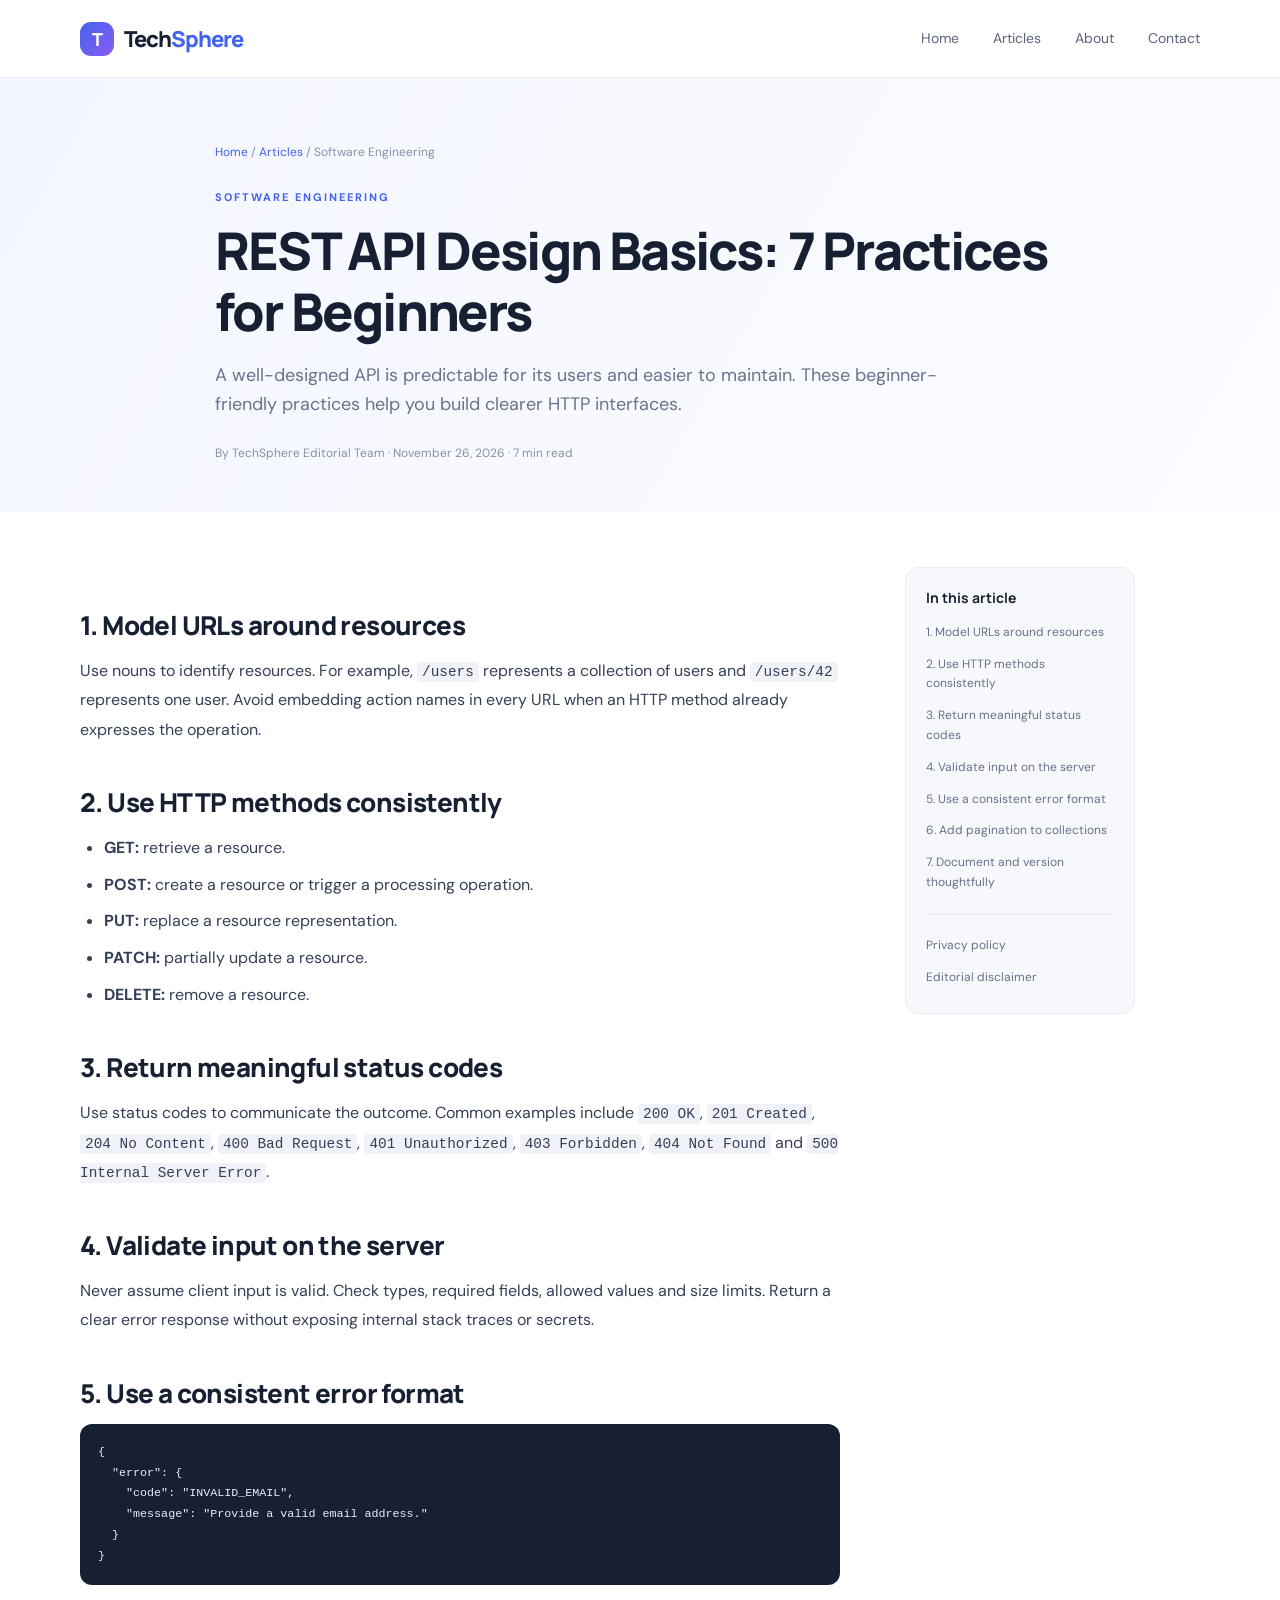
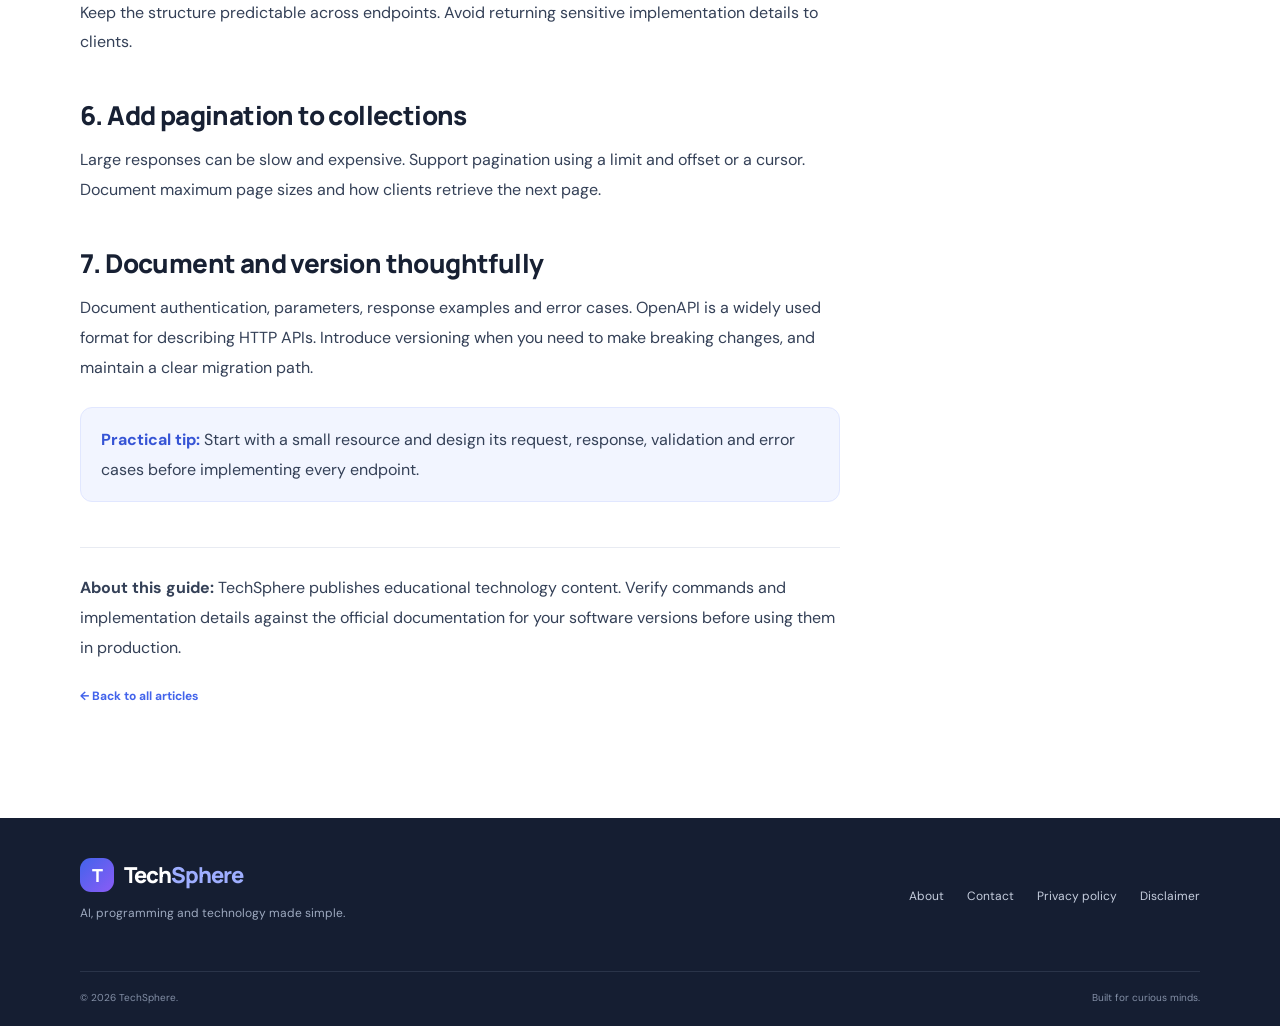
<file: techsphere/articles/rest-api-design-basics.html>
<!doctype html>
<html lang="en"><head>
<meta charset="utf-8"><meta name="viewport" content="width=device-width, initial-scale=1">
<title>REST API Design Basics: 7 Practices for Beginners | TechSphere</title><meta name="description" content="Learn seven practical REST API design principles covering resources, HTTP methods, status codes, validation and pagination.">
<link rel="canonical" href="https://YOUR-DOMAIN.com/articles/rest-api-design-basics.html">
<meta name="robots" content="index,follow"><meta property="og:type" content="article"><meta property="og:title" content="REST API Design Basics: 7 Practices for Beginners"><meta property="og:description" content="Learn seven practical REST API design principles covering resources, HTTP methods, status codes, validation and pagination."><meta property="og:site_name" content="TechSphere">
<link rel="icon" href="../assets/favicon.svg" type="image/svg+xml"><link rel="stylesheet" href="../styles.css">
<script type="application/ld+json">
{"@context":"https://schema.org","@type":"BlogPosting","headline":"REST API Design Basics: 7 Practices for Beginners","description":"Learn seven practical REST API design principles covering resources, HTTP methods, status codes, validation and pagination.","datePublished":"2026-11-26","author":{"@type":"Organization","name":"TechSphere"},"publisher":{"@type":"Organization","name":"TechSphere"},"mainEntityOfPage":"https://YOUR-DOMAIN.com/articles/rest-api-design-basics.html"}
</script></head><body>
<header class="site-header"><div class="container header-inner"><a class="brand" href="../index.html"><span class="brand-mark">T</span><span>Tech<span class="brand-accent">Sphere</span></span></a><button class="menu-toggle" aria-label="Toggle navigation" aria-expanded="false">☰</button><nav class="main-nav"><a href="../index.html">Home</a><a href="../index.html#latest">Articles</a><a href="../about.html">About</a><a href="../contact.html">Contact</a></nav></div></header>
<main><section class="article-hero"><div class="container"><div class="breadcrumb"><a href="../index.html">Home</a> / <a href="../index.html#latest">Articles</a> / Software Engineering</div><p class="eyebrow">SOFTWARE ENGINEERING</p><h1>REST API Design Basics: 7 Practices for Beginners</h1><p class="article-deck">A well-designed API is predictable for its users and easier to maintain. These beginner-friendly practices help you build clearer HTTP interfaces.</p><div class="article-byline">By TechSphere Editorial Team · November 26, 2026 · 7 min read</div></div></section>
<div class="container article-layout"><article class="article-content">
<h2 id="resources">1. Model URLs around resources</h2><p>Use nouns to identify resources. For example, <code>/users</code> represents a collection of users and <code>/users/42</code> represents one user. Avoid embedding action names in every URL when an HTTP method already expresses the operation.</p>
<h2 id="methods">2. Use HTTP methods consistently</h2><ul><li><strong>GET:</strong> retrieve a resource.</li><li><strong>POST:</strong> create a resource or trigger a processing operation.</li><li><strong>PUT:</strong> replace a resource representation.</li><li><strong>PATCH:</strong> partially update a resource.</li><li><strong>DELETE:</strong> remove a resource.</li></ul>
<h2 id="status">3. Return meaningful status codes</h2><p>Use status codes to communicate the outcome. Common examples include <code>200 OK</code>, <code>201 Created</code>, <code>204 No Content</code>, <code>400 Bad Request</code>, <code>401 Unauthorized</code>, <code>403 Forbidden</code>, <code>404 Not Found</code> and <code>500 Internal Server Error</code>.</p>
<h2 id="validation">4. Validate input on the server</h2><p>Never assume client input is valid. Check types, required fields, allowed values and size limits. Return a clear error response without exposing internal stack traces or secrets.</p>
<h2 id="errors">5. Use a consistent error format</h2><pre><code>{
  "error": {
    "code": "INVALID_EMAIL",
    "message": "Provide a valid email address."
  }
}</code></pre><p>Keep the structure predictable across endpoints. Avoid returning sensitive implementation details to clients.</p>
<h2 id="pagination">6. Add pagination to collections</h2><p>Large responses can be slow and expensive. Support pagination using a limit and offset or a cursor. Document maximum page sizes and how clients retrieve the next page.</p>
<h2 id="docs">7. Document and version thoughtfully</h2><p>Document authentication, parameters, response examples and error cases. OpenAPI is a widely used format for describing HTTP APIs. Introduce versioning when you need to make breaking changes, and maintain a clear migration path.</p>
<div class="callout"><strong>Practical tip:</strong> Start with a small resource and design its request, response, validation and error cases before implementing every endpoint.</div>
<hr style="border:0;border-top:1px solid #e8ebf2;margin:45px 0 25px"><p><strong>About this guide:</strong> TechSphere publishes educational technology content. Verify commands and implementation details against the official documentation for your software versions before using them in production.</p><p><a class="read-link" href="../index.html#latest">← Back to all articles</a></p></article><aside class="article-sidebar"><strong>In this article</strong><a href="#resources">1. Model URLs around resources</a>
<a href="#methods">2. Use HTTP methods consistently</a>
<a href="#status">3. Return meaningful status codes</a>
<a href="#validation">4. Validate input on the server</a>
<a href="#errors">5. Use a consistent error format</a>
<a href="#pagination">6. Add pagination to collections</a>
<a href="#docs">7. Document and version thoughtfully</a><hr style="border:0;border-top:1px solid #e4e8f0;margin:15px 0"><a href="../privacy-policy.html">Privacy policy</a><a href="../disclaimer.html">Editorial disclaimer</a></aside></div></main>
<footer class="site-footer"><div class="container footer-main"><div><a class="brand" href="../index.html"><span class="brand-mark">T</span><span>Tech<span class="brand-accent">Sphere</span></span></a><p>AI, programming and technology made simple.</p></div><div class="footer-links"><a href="../about.html">About</a><a href="../contact.html">Contact</a><a href="../privacy-policy.html">Privacy policy</a><a href="../disclaimer.html">Disclaimer</a></div></div><div class="container footer-bottom"><span>© <span class="year"></span> TechSphere.</span><span>Built for curious minds.</span></div></footer><script src="../script.js"></script><script>document.querySelectorAll('.year').forEach(e=>e.textContent=new Date().getFullYear())</script></body></html>
</file>
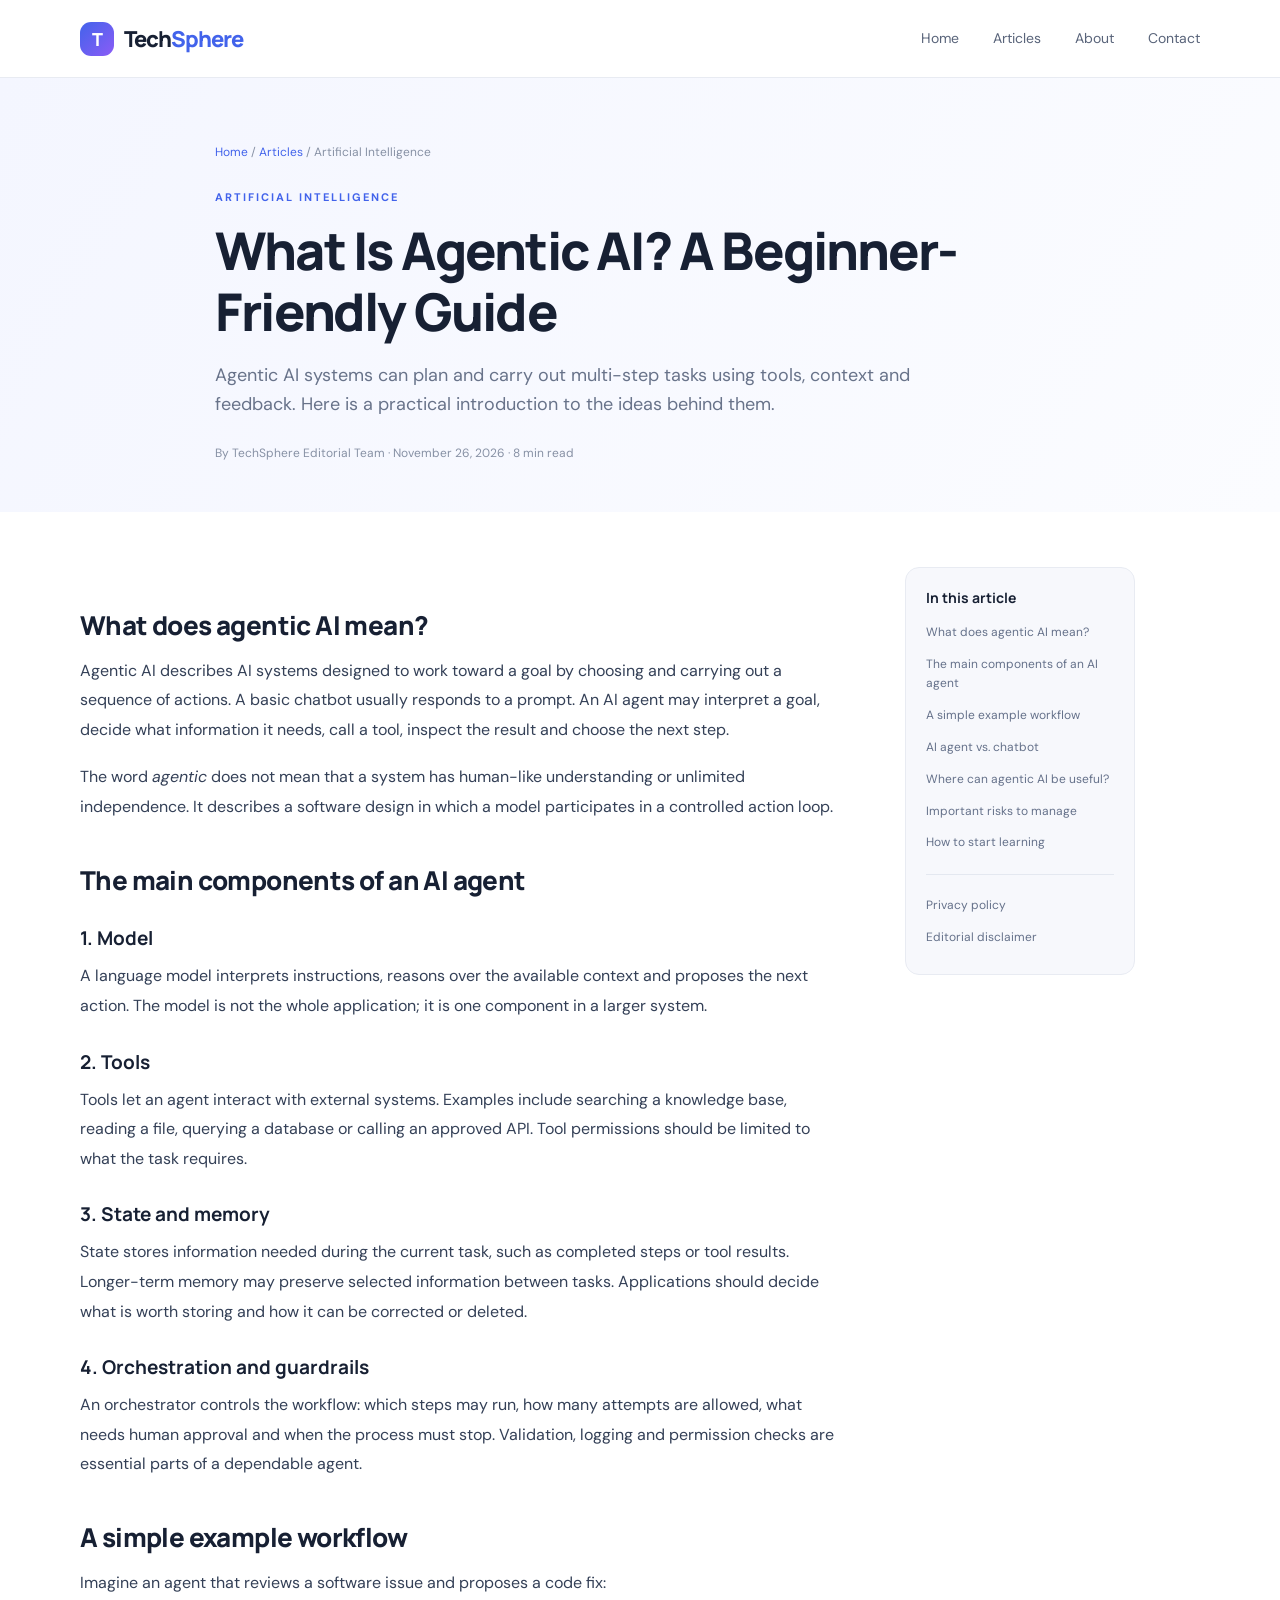
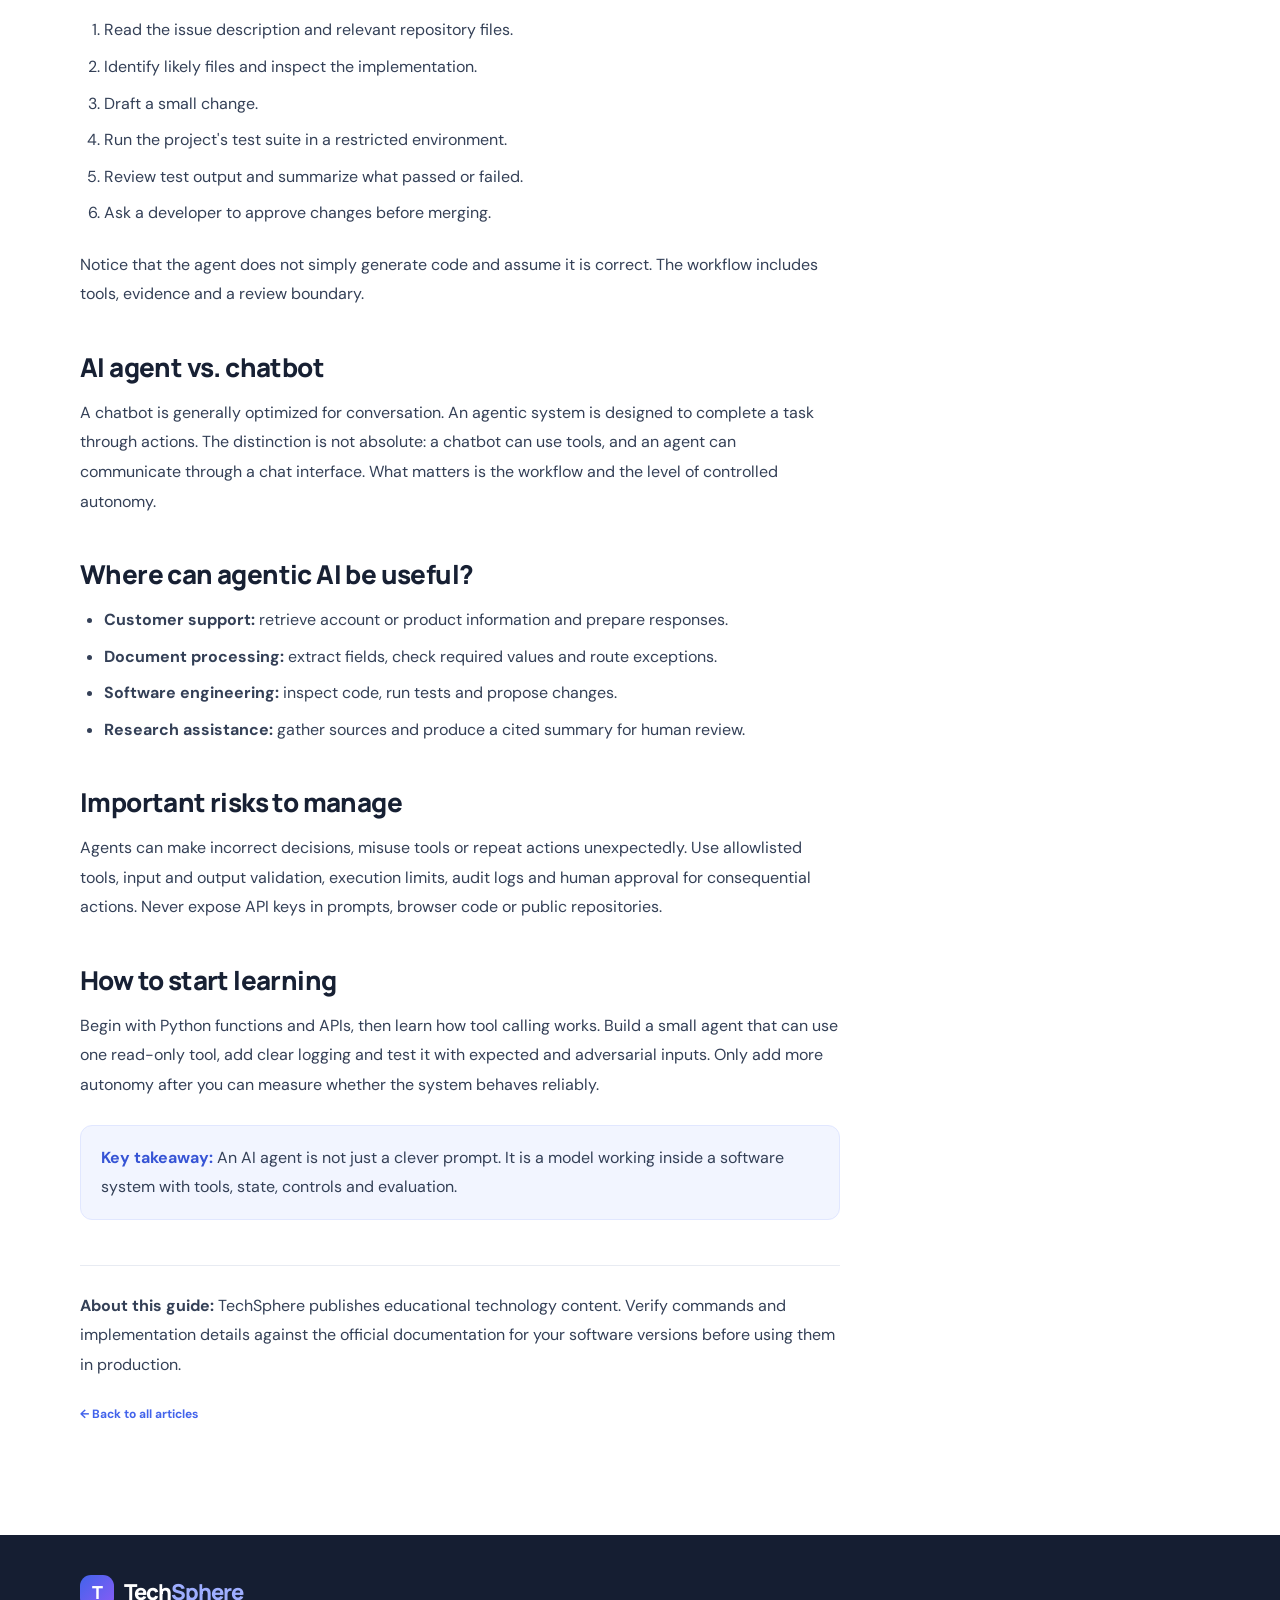
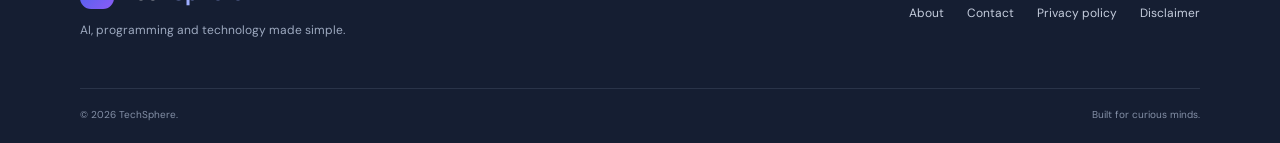
<file: techsphere/articles/what-is-agentic-ai.html>
<!doctype html>
<html lang="en"><head>
<meta charset="utf-8"><meta name="viewport" content="width=device-width, initial-scale=1">
<title>What Is Agentic AI? A Beginner-Friendly Guide | TechSphere</title><meta name="description" content="Learn what agentic AI means, how AI agents use tools and memory, and where agentic workflows are useful.">
<link rel="canonical" href="https://YOUR-DOMAIN.com/articles/what-is-agentic-ai.html">
<meta name="robots" content="index,follow"><meta property="og:type" content="article"><meta property="og:title" content="What Is Agentic AI? A Beginner-Friendly Guide"><meta property="og:description" content="Learn what agentic AI means, how AI agents use tools and memory, and where agentic workflows are useful."><meta property="og:site_name" content="TechSphere">
<link rel="icon" href="../assets/favicon.svg" type="image/svg+xml"><link rel="stylesheet" href="../styles.css">
<script type="application/ld+json">
{"@context":"https://schema.org","@type":"BlogPosting","headline":"What Is Agentic AI? A Beginner-Friendly Guide","description":"Learn what agentic AI means, how AI agents use tools and memory, and where agentic workflows are useful.","datePublished":"2026-11-26","author":{"@type":"Organization","name":"TechSphere"},"publisher":{"@type":"Organization","name":"TechSphere"},"mainEntityOfPage":"https://YOUR-DOMAIN.com/articles/what-is-agentic-ai.html"}
</script></head><body>
<header class="site-header"><div class="container header-inner"><a class="brand" href="../index.html"><span class="brand-mark">T</span><span>Tech<span class="brand-accent">Sphere</span></span></a><button class="menu-toggle" aria-label="Toggle navigation" aria-expanded="false">☰</button><nav class="main-nav"><a href="../index.html">Home</a><a href="../index.html#latest">Articles</a><a href="../about.html">About</a><a href="../contact.html">Contact</a></nav></div></header>
<main><section class="article-hero"><div class="container"><div class="breadcrumb"><a href="../index.html">Home</a> / <a href="../index.html#latest">Articles</a> / Artificial Intelligence</div><p class="eyebrow">ARTIFICIAL INTELLIGENCE</p><h1>What Is Agentic AI? A Beginner-Friendly Guide</h1><p class="article-deck">Agentic AI systems can plan and carry out multi-step tasks using tools, context and feedback. Here is a practical introduction to the ideas behind them.</p><div class="article-byline">By TechSphere Editorial Team · November 26, 2026 · 8 min read</div></div></section>
<div class="container article-layout"><article class="article-content">
<h2 id="what">What does agentic AI mean?</h2>
<p>Agentic AI describes AI systems designed to work toward a goal by choosing and carrying out a sequence of actions. A basic chatbot usually responds to a prompt. An AI agent may interpret a goal, decide what information it needs, call a tool, inspect the result and choose the next step.</p>
<p>The word <em>agentic</em> does not mean that a system has human-like understanding or unlimited independence. It describes a software design in which a model participates in a controlled action loop.</p>
<h2 id="components">The main components of an AI agent</h2>
<h3>1. Model</h3><p>A language model interprets instructions, reasons over the available context and proposes the next action. The model is not the whole application; it is one component in a larger system.</p>
<h3>2. Tools</h3><p>Tools let an agent interact with external systems. Examples include searching a knowledge base, reading a file, querying a database or calling an approved API. Tool permissions should be limited to what the task requires.</p>
<h3>3. State and memory</h3><p>State stores information needed during the current task, such as completed steps or tool results. Longer-term memory may preserve selected information between tasks. Applications should decide what is worth storing and how it can be corrected or deleted.</p>
<h3>4. Orchestration and guardrails</h3><p>An orchestrator controls the workflow: which steps may run, how many attempts are allowed, what needs human approval and when the process must stop. Validation, logging and permission checks are essential parts of a dependable agent.</p>
<h2 id="workflow">A simple example workflow</h2>
<p>Imagine an agent that reviews a software issue and proposes a code fix:</p>
<ol><li>Read the issue description and relevant repository files.</li><li>Identify likely files and inspect the implementation.</li><li>Draft a small change.</li><li>Run the project's test suite in a restricted environment.</li><li>Review test output and summarize what passed or failed.</li><li>Ask a developer to approve changes before merging.</li></ol>
<p>Notice that the agent does not simply generate code and assume it is correct. The workflow includes tools, evidence and a review boundary.</p>
<h2 id="vs-chatbot">AI agent vs. chatbot</h2>
<p>A chatbot is generally optimized for conversation. An agentic system is designed to complete a task through actions. The distinction is not absolute: a chatbot can use tools, and an agent can communicate through a chat interface. What matters is the workflow and the level of controlled autonomy.</p>
<h2 id="use-cases">Where can agentic AI be useful?</h2>
<ul><li><strong>Customer support:</strong> retrieve account or product information and prepare responses.</li><li><strong>Document processing:</strong> extract fields, check required values and route exceptions.</li><li><strong>Software engineering:</strong> inspect code, run tests and propose changes.</li><li><strong>Research assistance:</strong> gather sources and produce a cited summary for human review.</li></ul>
<h2 id="risks">Important risks to manage</h2>
<p>Agents can make incorrect decisions, misuse tools or repeat actions unexpectedly. Use allowlisted tools, input and output validation, execution limits, audit logs and human approval for consequential actions. Never expose API keys in prompts, browser code or public repositories.</p>
<h2 id="start">How to start learning</h2>
<p>Begin with Python functions and APIs, then learn how tool calling works. Build a small agent that can use one read-only tool, add clear logging and test it with expected and adversarial inputs. Only add more autonomy after you can measure whether the system behaves reliably.</p>
<div class="callout"><strong>Key takeaway:</strong> An AI agent is not just a clever prompt. It is a model working inside a software system with tools, state, controls and evaluation.</div>
<hr style="border:0;border-top:1px solid #e8ebf2;margin:45px 0 25px"><p><strong>About this guide:</strong> TechSphere publishes educational technology content. Verify commands and implementation details against the official documentation for your software versions before using them in production.</p><p><a class="read-link" href="../index.html#latest">← Back to all articles</a></p></article><aside class="article-sidebar"><strong>In this article</strong><a href="#what">What does agentic AI mean?</a>
<a href="#components">The main components of an AI agent</a>
<a href="#workflow">A simple example workflow</a>
<a href="#vs-chatbot">AI agent vs. chatbot</a>
<a href="#use-cases">Where can agentic AI be useful?</a>
<a href="#risks">Important risks to manage</a>
<a href="#start">How to start learning</a><hr style="border:0;border-top:1px solid #e4e8f0;margin:15px 0"><a href="../privacy-policy.html">Privacy policy</a><a href="../disclaimer.html">Editorial disclaimer</a></aside></div></main>
<footer class="site-footer"><div class="container footer-main"><div><a class="brand" href="../index.html"><span class="brand-mark">T</span><span>Tech<span class="brand-accent">Sphere</span></span></a><p>AI, programming and technology made simple.</p></div><div class="footer-links"><a href="../about.html">About</a><a href="../contact.html">Contact</a><a href="../privacy-policy.html">Privacy policy</a><a href="../disclaimer.html">Disclaimer</a></div></div><div class="container footer-bottom"><span>© <span class="year"></span> TechSphere.</span><span>Built for curious minds.</span></div></footer><script src="../script.js"></script><script>document.querySelectorAll('.year').forEach(e=>e.textContent=new Date().getFullYear())</script></body></html>
</file>
<file: techsphere/styles.css>
@import url('https://fonts.googleapis.com/css2?family=DM+Sans:wght@400;500;600;700&family=Manrope:wght@400;500;600;700;800&display=swap');
:root{--ink:#172033;--muted:#68738a;--blue:#4263eb;--line:#e8ebf2;--bg:#fff;--soft:#f6f8fc;--radius:18px}
*{box-sizing:border-box}html{scroll-behavior:smooth}body{margin:0;color:var(--ink);background:var(--bg);font-family:'DM Sans',Arial,sans-serif;line-height:1.65}a{color:inherit;text-decoration:none}.container{width:min(1120px,calc(100% - 44px));margin:auto}.site-header{height:78px;border-bottom:1px solid var(--line);background:#ffffffed;position:sticky;top:0;z-index:20;backdrop-filter:blur(12px)}.header-inner{height:100%;display:flex;align-items:center;justify-content:space-between}.brand{display:inline-flex;align-items:center;gap:10px;font:800 22px Manrope,sans-serif;letter-spacing:-1px}.brand-mark{width:34px;height:34px;border-radius:11px;background:linear-gradient(135deg,#4263eb,#8b5cf6);display:grid;place-items:center;color:white;font-size:18px}.brand-accent{color:var(--blue)}.main-nav{display:flex;gap:34px;align-items:center;font-size:14px;color:#59647a}.main-nav a:hover,.main-nav a.active{color:var(--blue)}.menu-toggle{display:none;border:0;background:none;font-size:24px}.hero{background:radial-gradient(ellipse at 82% 40%,#e8edff 0,transparent 37%),linear-gradient(115deg,#fbfcff,#f5f7ff);padding:86px 0 82px;overflow:hidden}.hero-grid{display:grid;grid-template-columns:1.12fr .88fr;align-items:center;gap:60px}.eyebrow{font-size:11px;font-weight:700;letter-spacing:2px;color:var(--blue);margin:0 0 14px}.hero h1{font:800 clamp(40px,5vw,62px)/1.12 Manrope,sans-serif;letter-spacing:-2.8px;margin:0 0 22px}.gradient-text{background:linear-gradient(90deg,#4263eb,#8b5cf6);-webkit-background-clip:text;background-clip:text;color:transparent}.hero-copy{font-size:17px;line-height:1.8;color:#66718a;max-width:570px;margin:0}.hero-actions{display:flex;align-items:center;gap:25px;margin-top:30px}.button{display:inline-flex;align-items:center;justify-content:center;gap:14px;border:0;border-radius:10px;padding:13px 19px;font:700 14px 'DM Sans';cursor:pointer}.button-primary{background:var(--blue);color:white;box-shadow:0 8px 18px #4263eb30}.button-primary:hover{background:#304fd1;transform:translateY(-1px)}.text-link{font-size:14px;font-weight:700;color:#526078}.hero-proof{font-size:12px;color:#7a8498;margin-top:36px}.proof-dot{display:inline-block;width:7px;height:7px;border-radius:50%;background:#22b783;margin-right:8px}.hero-art{height:330px;position:relative;display:grid;place-items:center}.orbit{position:absolute;border:1px solid #cdd6ff;border-radius:50%;transform:rotate(-24deg)}.orbit-one{width:330px;height:210px}.orbit-two{width:250px;height:290px;transform:rotate(55deg);border-color:#d9d0ff}.core-card{width:210px;height:170px;background:#fff;border:1px solid #e7eaff;border-radius:24px;box-shadow:0 25px 70px #4556a51c;display:flex;flex-direction:column;align-items:center;justify-content:center;gap:8px;z-index:1}.core-icon{width:55px;height:55px;border-radius:17px;background:linear-gradient(135deg,#4263eb,#9a6af5);color:white;display:grid;place-items:center;font-size:29px}.core-card strong{font:700 16px Manrope}.core-card span{font-size:12px;color:var(--muted)}.float-chip{position:absolute;background:white;border:1px solid #e6e9f5;box-shadow:0 9px 25px #25315a12;border-radius:10px;padding:9px 13px;font-size:12px;font-weight:700;z-index:2}.chip-ai{top:35px;left:22px;color:#7556d9}.chip-code{right:12px;top:90px;color:#4263eb}.chip-data{bottom:30px;left:55px;color:#159b76}.topic-strip{display:flex;align-items:center;gap:28px;min-height:76px;border-bottom:1px solid var(--line);font-size:13px;color:#68738a;flex-wrap:wrap}.topic-strip>span{font-size:10px;font-weight:700;letter-spacing:1.4px;color:#9aa2b2}.topic-strip a:hover{color:var(--blue)}.content-section{padding:75px 0 90px}.section-heading{display:flex;justify-content:space-between;align-items:end;gap:25px}.section-heading h2,.newsletter-inner h2{font:800 34px/1.2 Manrope;letter-spacing:-1.2px;margin:0 0 8px}.muted{color:var(--muted);margin:0;font-size:14px}.search-wrap{position:relative;width:250px}.search-wrap input{width:100%;border:1px solid var(--line);border-radius:10px;padding:12px 38px 12px 14px;font:14px 'DM Sans';outline:none}.search-wrap input:focus{border-color:#9baaf7;box-shadow:0 0 0 3px #4263eb12}.search-wrap span{position:absolute;right:14px;top:7px;font-size:23px;color:#8791a5}.filter-row{display:flex;gap:9px;margin:30px 0 24px;flex-wrap:wrap}.filter{background:#fff;border:1px solid var(--line);border-radius:30px;padding:8px 14px;font:600 12px 'DM Sans';color:#68738a;cursor:pointer}.filter:hover,.filter.active{background:#edf0ff;border-color:#d9dfff;color:#3654d5}.article-grid{display:grid;grid-template-columns:repeat(3,1fr);gap:25px}.article-card{border:1px solid var(--line);border-radius:15px;overflow:hidden;background:white;transition:.2s}.article-card:hover{transform:translateY(-4px);box-shadow:0 16px 36px #1720330d}.card-visual{height:180px;display:flex;position:relative;align-items:center;justify-content:center;overflow:hidden}.visual-purple{background:linear-gradient(135deg,#e8e2ff,#c9c2ff)}.visual-blue{background:linear-gradient(135deg,#dcecff,#b8d7ff)}.visual-orange{background:linear-gradient(135deg,#fff0db,#ffd3a2)}.visual-green{background:linear-gradient(135deg,#d9f7eb,#a9e5d0)}.visual-pink{background:linear-gradient(135deg,#ffe3ef,#ffc5db)}.visual-dark{background:linear-gradient(135deg,#25324e,#56658b)}.visual-label,.visual-caption{position:absolute;left:18px;font-size:9px;font-weight:700;letter-spacing:1.3px;color:#4f527a}.visual-label{top:16px}.visual-caption{bottom:16px;color:#676d8b}.visual-dark .visual-label,.visual-dark .visual-caption{color:#dce5ff}.visual-symbol{font:800 76px Manrope;color:#fff;text-shadow:0 8px 20px #34458b30}.card-body{padding:20px}.card-meta{display:flex;gap:8px;color:#7c86a0;font-size:11px}.card-meta span:first-child{color:var(--blue);font-weight:700}.card-body h3{font:700 18px/1.38 Manrope;letter-spacing:-.35px;margin:11px 0 9px}.card-body h3 a:hover{color:var(--blue)}.card-body p{font-size:13px;color:var(--muted);line-height:1.7;margin:0 0 18px}.read-link{font-size:12px;font-weight:700;color:var(--blue)}.read-link span{margin-left:5px}.empty-state{color:var(--muted);padding:30px}.newsletter-section{background:#f5f7ff;padding:58px 0}.newsletter-inner{display:flex;justify-content:space-between;align-items:center;gap:45px}.newsletter-inner h2{font-size:29px}.newsletter-form{width:min(440px,100%)}.newsletter-form label{display:block;font-size:12px;font-weight:700;margin-bottom:8px}.newsletter-control{display:flex;gap:8px}.newsletter-control input{flex:1;min-width:0;border:1px solid #dfe4f1;border-radius:9px;padding:12px;font:14px 'DM Sans'}.newsletter-form small{display:block;color:#8a93a7;font-size:10px;margin-top:9px}.site-footer{background:#151e32;color:#c5cddd;padding:40px 0 20px}.footer-main{display:flex;justify-content:space-between;gap:30px;padding-bottom:35px}.site-footer .brand{color:white}.site-footer .brand-accent{color:#9eaeff}.footer-main p{font-size:12px;color:#9da9bf}.footer-links{display:flex;gap:23px;align-items:center;flex-wrap:wrap;font-size:12px}.footer-links a:hover{color:white}.footer-bottom{border-top:1px solid #2a3449;padding-top:18px;display:flex;justify-content:space-between;color:#8490a7;font-size:10px}
.article-hero{background:linear-gradient(120deg,#f4f6ff,#fbfcff);padding:65px 0 48px}.article-hero .container{max-width:850px}.breadcrumb{font-size:12px;color:#8791a5;margin-bottom:25px}.breadcrumb a{color:var(--blue)}.article-hero h1{font:800 clamp(34px,5vw,52px)/1.18 Manrope;letter-spacing:-1.8px;margin:10px 0 18px}.article-deck{font-size:18px;color:#68738a;max-width:760px}.article-byline{font-size:12px;color:#8791a5;margin-top:24px}.article-layout{display:grid;grid-template-columns:minmax(0,760px) 230px;gap:65px;padding:55px 0 90px;align-items:start}.article-content{font-size:16px;line-height:1.85;color:#344057}.article-content h2{font:800 26px/1.3 Manrope;letter-spacing:-.6px;color:var(--ink);margin:42px 0 13px}.article-content h3{font:700 19px Manrope;color:var(--ink);margin:28px 0 10px}.article-content p{margin:0 0 18px}.article-content ul,.article-content ol{padding-left:24px;margin:0 0 22px}.article-content li{margin:7px 0}.article-content pre{background:#172033;color:#e5ecff;padding:18px;border-radius:12px;overflow:auto;font-size:13px;line-height:1.6}.article-content code{font-family:Consolas,monospace;background:#f0f2f8;padding:2px 5px;border-radius:4px;font-size:.9em}.article-content pre code{background:none;padding:0}.article-content blockquote{border-left:3px solid var(--blue);padding:12px 18px;margin:25px 0;background:#f6f8ff;color:#58647c}.article-sidebar{position:sticky;top:105px;background:#f7f8fc;border:1px solid var(--line);border-radius:14px;padding:20px;font-size:12px}.article-sidebar strong{display:block;font:700 14px Manrope;margin-bottom:10px}.article-sidebar a{display:block;color:#65718a;padding:6px 0}.article-sidebar a:hover{color:var(--blue)}.callout{background:#f2f5ff;border:1px solid #e1e7ff;padding:17px 20px;border-radius:12px;margin:25px 0}.callout strong{color:#3654d5}.page-hero{background:#f5f7ff;padding:65px 0}.page-hero .container{max-width:850px}.page-hero h1{font:800 42px Manrope;letter-spacing:-1.5px;margin:0 0 12px}.page-content{max-width:850px;padding:50px 0 90px;font-size:15px;color:#46536a}.page-content h2{font:700 23px Manrope;color:var(--ink);margin-top:32px}.contact-form{display:grid;gap:14px;max-width:580px;margin-top:25px}.contact-form label{font-weight:700;font-size:13px}.contact-form input,.contact-form textarea{display:block;width:100%;padding:12px;border:1px solid var(--line);border-radius:9px;font:14px 'DM Sans';margin-top:6px}.contact-form textarea{min-height:130px;resize:vertical}.sr-only{position:absolute;width:1px;height:1px;padding:0;margin:-1px;overflow:hidden;clip:rect(0,0,0,0);white-space:nowrap;border:0}
@media(max-width:800px){.hero-grid{grid-template-columns:1fr;gap:15px}.hero{padding:65px 0 40px}.hero-art{height:260px}.topic-strip{gap:15px;padding:18px 0}.article-grid{grid-template-columns:repeat(2,1fr)}.article-layout{grid-template-columns:1fr;gap:20px}.article-sidebar{position:static;order:-1}.newsletter-inner{align-items:flex-start;flex-direction:column}.main-nav{display:none;position:absolute;top:77px;left:0;right:0;background:white;border-bottom:1px solid var(--line);padding:20px 24px;flex-direction:column;align-items:flex-start;gap:18px}.main-nav.open{display:flex}.menu-toggle{display:block}.section-heading{align-items:flex-start;flex-direction:column}.search-wrap{width:100%}}
@media(max-width:560px){.container{width:min(100% - 32px,1120px)}.hero h1{font-size:42px}.article-grid{grid-template-columns:1fr}.card-visual{height:165px}.footer-main,.footer-bottom{flex-direction:column}.footer-links{gap:14px}.hero-proof{line-height:1.8}.article-hero{padding:45px 0 35px}.article-layout{padding-top:35px}.page-hero h1{font-size:34px}}
</file>
